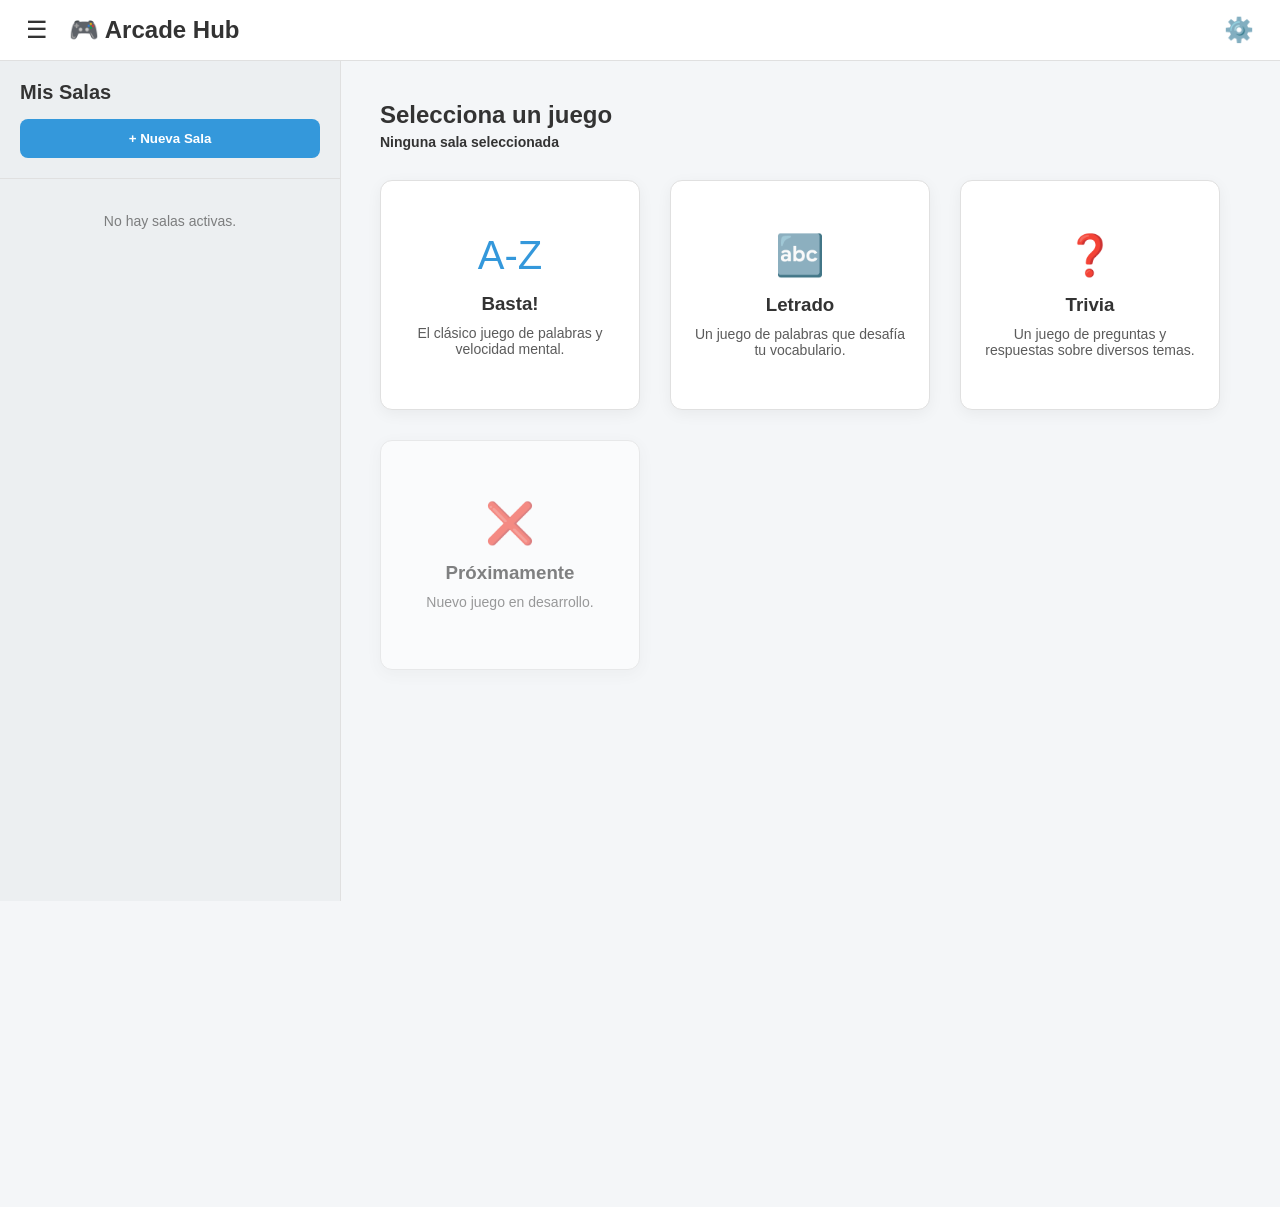
<file: Juegos/Basta/index.html>
<!DOCTYPE html>
<html lang="es">
<head>
    <meta charset="UTF-8">
    <meta name="viewport" content="width=device-width, initial-scale=1.0">
    <title>Basta! - Arcade</title>
    <link rel="stylesheet" href="style.css">
</head>
<body>

    <header class="navbar">
        <div class="nav-izq">
            <a href="../../index.html" class="btn-volver">⬅ Volver al Hub</a>
            <h1 id="tituloSalaJuego">Basta!</h1>
        </div>
        <div class="nav-der">
            <div id="rondaDisplay" class="ronda-badge">Ronda 1 / 3</div>
        </div>
    </header>

    <div class="layout-juego">
        
        <!-- PANEL IZQUIERDO EN PC (ORDER 3 EN CELULAR) -->
        <aside class="panel-jugadores">
            <h2>Orden de Juego</h2>
            <p class="subtitulo">Acierta una letra o usa Pasapalabra.</p>
            <div id="listaJugadoresJuego" class="lista-turnos"></div>
        </aside>

        <!-- PANEL CENTRAL EN PC (ORDER 2 EN CELULAR) -->
        <main class="panel-tablero">
            <div class="ruleta-contenedor" id="ruletaContenedor">
                <svg id="roscoSVG"></svg>
                
                <div id="letrasHTMLContenedor"></div>
                
                <div class="reloj" id="contador" onclick="tocarReloj()">▶</div>
            </div>
        </main>
        
        <!-- PANEL DERECHO EN PC (ORDER 1 EN CELULAR) -->
        <aside class="panel-lateral">
            <div class="btn-lateral btn-categoria" onclick="tirarCategoria()">
                <span>CATEGORÍA</span>
                <div id="textoCategoria">Toca para elegir</div>
            </div>

            <div class="btn-lateral btn-pausa" onclick="alternarPausa()" id="btnPausa">
                <span>CONTROL</span>
                <div>Pausar Juego</div>
            </div>

            <div class="btn-lateral btn-reiniciar" onclick="reiniciarRondaManual()">
                <span>RONDA</span>
                <div>Reiniciar Ronda</div>
            </div>

            <div class="btn-lateral btn-config" onclick="abrirConfigJuego()">
                <span>AJUSTES</span>
                <div>⚙️ Configuración</div>
            </div>
        </aside>

    </div>

    <!-- MODALES Y TOASTS -->
    <div id="toastContainer" class="toast-container"></div>

    <div class="modal-overlay" id="modalConfirm">
        <div class="modal-contenido modal-pequeno">
            <h2 id="confirmTitulo">Atención</h2>
            <p id="confirmMensaje">¿Estás seguro?</p>
            <div class="modal-botones-fila">
                <button class="btn-cancelar" onclick="cerrarConfirmacion()">Cancelar</button>
                <button class="btn-guardar" id="btnConfirmarAccion">Sí, estoy seguro</button>
            </div>
        </div>
    </div>

    <div class="modal-overlay" id="modalConfigJuego">
        <div class="modal-contenido modal-scrollable">
            <div class="modal-header-config">
                <h2>Ajustes de la Partida</h2>
                <div class="opcion-modo-oscuro">
                    <span>🌙</span>
                    <label class="switch">
                        <input type="checkbox" id="checkModoOscuro" onchange="alternarModoOscuro()">
                        <span class="slider round"></span>
                    </label>
                </div>
            </div>
            
            <div class="seccion-form-fila">
                <div class="seccion-form">
                    <label><b>Tiempo (seg):</b></label>
                    <input type="number" id="inputTiempo" min="5" max="60">
                </div>
                <div class="seccion-form">
                    <label><b>Rondas:</b></label>
                    <input type="number" id="inputRondas" min="1" max="99">
                </div>
                <div class="seccion-form">
                    <label><b>Max. Pasapalabras:</b></label>
                    <input type="number" id="inputPasapalabras" min="0" max="10">
                </div>
            </div>

            <div class="seccion-form-fila">
                <div class="seccion-form">
                    <label><b>Forma del Tablero:</b></label>
                    <select id="selectFormaTablero">
                        <option value="disco">Disco (Rosco Continuo)</option>
                        <option value="circulos">Círculos Separados</option>
                        <option value="cuadrado">Cuadrado (Vértices fijos)</option>
                    </select>
                </div>
            </div>

            <div class="seccion-form">
                <label><b>Pasapalabras tras cada ronda:</b></label>
                <select id="selectReglaPasapalabra">
                    <option value="reset">Reiniciar al máximo seteado</option>
                    <option value="add1">Sumar 1 (sin superar el máximo)</option>
                    <option value="none">No sumar (mantener los que quedaron)</option>
                </select>
            </div>

            <div class="seccion-form opcion-checkbox">
                <label><b>Modo Completitud:</b></label>
                <label class="switch">
                    <input type="checkbox" id="checkCompletitud" onchange="toggleTiempoExtra()">
                    <span class="slider round"></span>
                </label>
            </div>
            <div class="seccion-form" id="divTiempoExtra" style="display: none; padding-left: 15px; border-left: 3px solid var(--primary-color);">
                <label><b>Segundos extra por turno (al quedar solo):</b></label>
                <input type="number" id="inputTiempoExtra" min="0" max="60" value="0">
            </div>

            <hr class="divisor">

            <div class="seccion-form">
                <label><b>Letras en juego:</b> <small>(Toca para activar)</small></label>
                <div class="selector-letras-grid" id="gridLetrasConfig"></div>
            </div>

            <div class="seccion-form">
                <label><b>Categorías:</b></label>
                <div class="agregar-categoria-form">
                    <input type="text" id="inputNuevaCat" placeholder="Nueva categoría...">
                    <button class="btn-secundario" onclick="agregarCategoria()">Agregar</button>
                </div>
                <div class="lista-categorias-manager" id="listaCatConfig"></div>
            </div>

            <div class="modal-botones-columna">
                <button class="btn-guardar" onclick="guardarConfigJuego()">Aplicar y seguir jugando</button>
                <button class="btn-peligro" onclick="pedirReinicioCompleto()">Reiniciar TODA la Partida</button>
                <button class="btn-cancelar" onclick="document.getElementById('modalConfigJuego').style.display = 'none'">Cerrar Configuración</button>
            </div>
        </div>
    </div>

    <script src="script.js"></script>
</body>
</html>
</file>
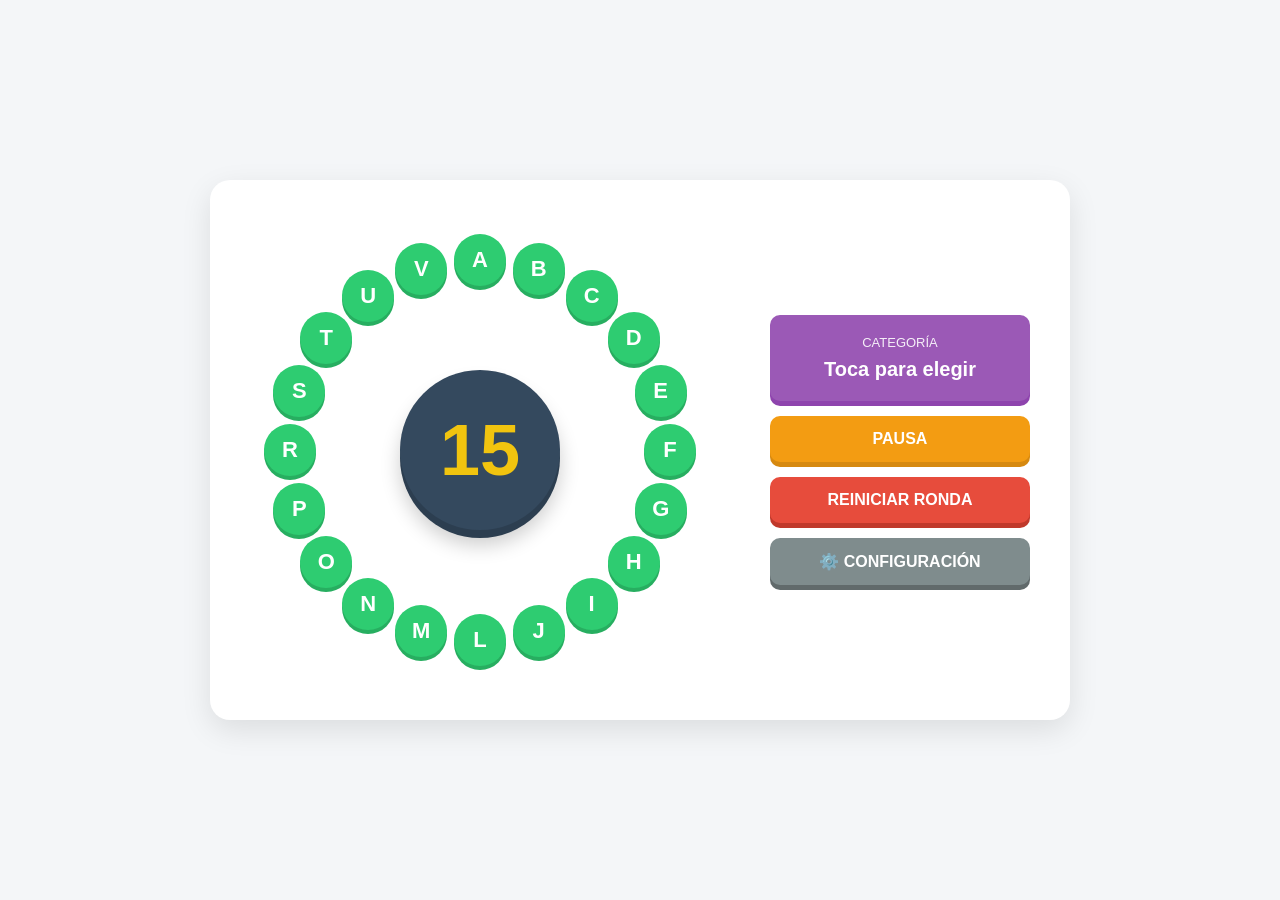
<file: Juegos/Juego5/index.html>
<!DOCTYPE html>
<html lang="es">
<head>
    <meta charset="UTF-8">
    <meta name="viewport" content="width=device-width, initial-scale=1.0">
    <title>Juego Basta - Configurable</title>
    <link rel="stylesheet" href="style.css">
</head>
<body>

    <div class="contenedor-principal">
        <div class="ruleta-contenedor" id="ruletaContenedor">
            <div class="reloj" id="contador" onclick="tocarReloj()">15</div>
        </div>

        <div class="controles">
            <div class="etiqueta-categoria" onclick="tirarCategoria()">
                <span>CATEGORÍA</span>
                <div id="textoCategoria">Toca para elegir</div>
            </div>

            <button class="btn-pausa" id="btnPausa" onclick="alternarPausa()">PAUSA</button>
            <button class="btn-reinicio" onclick="reiniciarTodo()">REINICIAR RONDA</button>
            <button class="btn-config" onclick="abrirModal()">⚙️ CONFIGURACIÓN</button>
        </div>
    </div>

    <div class="modal-overlay" id="modalConfig">
        <div class="modal-contenido">
            <h2>⚙️ Configuración del Juego</h2>
            
            <div class="seccion-config">
                <label for="inputTiempo"><b>Tiempo del temporizador (segundos):</b></label>
                <input type="number" id="inputTiempo" min="5" max="120" value="15">
            </div>

            <div class="seccion-config">
                <p><b>Letras en juego:</b> (Toca para activar/desactivar)</p>
                <div class="selector-letras-grid" id="selectorLetrasGrid"></div>
            </div>

            <div class="seccion-config">
                <p><b>Gestionar Categorías:</b></p>
                <div class="agregar-categoria-form">
                    <input type="text" id="nuevaCategoriaInput" placeholder="Nueva categoría...">
                    <button onclick="agregarNuevaCategoria()">Agregar</button>
                </div>
                <div class="lista-categorias-manager" id="listaCategoriasManager"></div>
            </div>

            <div class="modal-botones">
                <button class="btn-guardar" onclick="guardarConfiguracion()">APLICAR Y CERRAR</button>
            </div>
        </div>
    </div>

    <script src="script.js"></script>
</body>
</html>
</file>
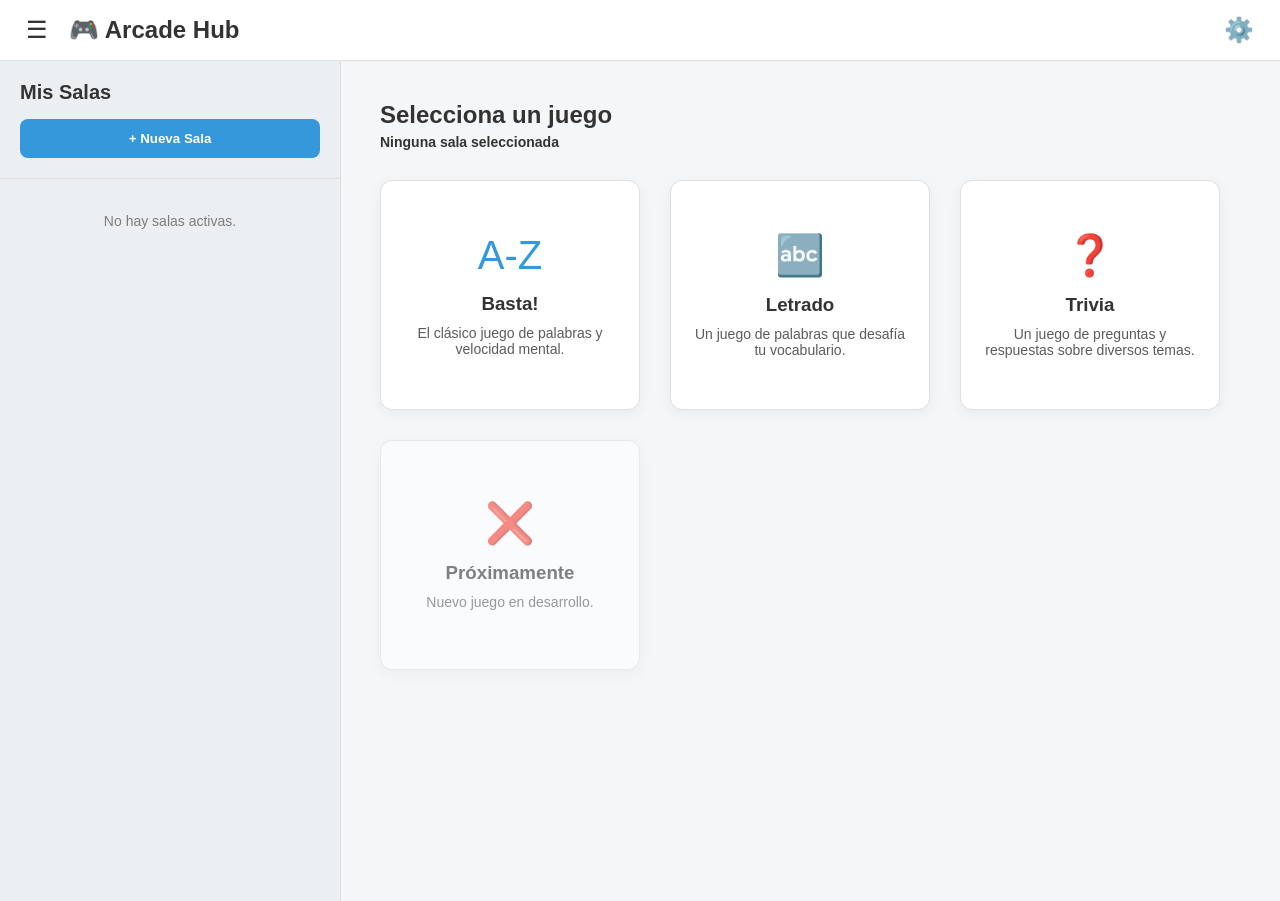
<file: Juegos/Letrado/index.html>
<!DOCTYPE html>
<html lang="es">
<head>
    <meta charset="UTF-8">
    <meta name="viewport" content="width=device-width, initial-scale=1.0">
    <title>Letrado - Arcade</title>
    <link rel="stylesheet" href="style.css">
</head>
<body>

    <header class="navbar">
        <div class="nav-izq">
            <a href="../../index.html" class="btn-volver">⬅ Volver al Hub</a>
            <h1 id="tituloSalaJuego">Letrado</h1>
        </div>
        <div class="nav-der">
            <div id="rondaDisplay" class="ronda-badge">Ronda 1 / 3</div>
        </div>
    </header>

    <div class="layout-juego">
        
        <aside class="panel-jugadores">
            <h2>Orden de Juego</h2>
            <p class="subtitulo">Acierta una palabra con la letra y toca el centro, o usa Pasapalabra.</p>
            <div id="listaJugadoresJuego" class="lista-turnos"></div>
        </aside>

        <main class="panel-tablero">
            <div class="ruleta-contenedor">
                <div id="circuloLetrado" class="circulo-letrado" onclick="tocarCentro()">
                    <div id="estadoInicial" class="estado-inicial">▶</div>
                    
                    <div id="estadoJuego" class="estado-juego" style="display: none;">
                        <div id="timerDisplay" class="timer-letrado">15.00</div>
                        <div id="letraDisplay" class="letra-gigante">A</div>
                    </div>
                </div>
                
                <button id="btnPasapalabraJuego" class="btn-pp-flotante" onclick="usarPasapalabra(event)">
                    ⏭️ Pasapalabra
                </button>
            </div>
        </main>
        
        <aside class="panel-lateral">
            <div class="btn-lateral btn-categoria" onclick="tirarCategoria()">
                <span>CATEGORÍA ACTUAL</span>
                <div id="textoCategoria">Esperando inicio...</div>
            </div>

            <div class="btn-lateral btn-pausa" onclick="alternarPausa()" id="btnPausa">
                <span>CONTROL</span>
                <div>Pausar Juego</div>
            </div>

            <div class="btn-lateral btn-reiniciar" onclick="reiniciarRondaManual()">
                <span>RONDA</span>
                <div>Reiniciar Ronda</div>
            </div>

            <div class="btn-lateral btn-config" onclick="abrirConfigJuego()">
                <span>AJUSTES</span>
                <div>⚙️ Configuración</div>
            </div>
        </aside>

    </div>

    <div id="toastContainer" class="toast-container"></div>

    <div class="modal-overlay" id="modalConfigJuego" style="z-index: 200;">
        <div class="modal-contenido modal-scrollable">
            <div class="modal-header-config">
                <h2>Ajustes de Letrado</h2>
                <div class="opcion-modo-oscuro">
                    <span>🌙</span>
                    <label class="switch">
                        <input type="checkbox" id="checkModoOscuro" onchange="alternarModoOscuro()">
                        <span class="slider round"></span>
                    </label>
                </div>
            </div>
            
            <div class="seccion-form-fila">
                <div class="seccion-form">
                    <label><b>Tiempo (seg):</b></label>
                    <input type="number" id="inputTiempo" min="3" max="60">
                </div>
                <div class="seccion-form">
                    <label><b>Rondas:</b></label>
                    <input type="number" id="inputRondas" min="1" max="99">
                </div>
            </div>

            <div class="seccion-form-fila">
                <div class="seccion-form">
                    <label><b>Max. Pasapalabras:</b></label>
                    <input type="number" id="inputPasapalabras" min="0" max="10">
                </div>
                <div class="seccion-form">
                    <label><b>Apariciones por Letra:</b></label>
                    <input type="number" id="inputOcurrencias" min="1" max="10" title="Cuántas veces puede salir la misma letra">
                </div>
            </div>

            <div class="seccion-form">
                <label><b>Regla Pasapalabras por ronda:</b></label>
                <select id="selectReglaPasapalabra">
                    <option value="reset">Reiniciar al máximo</option>
                    <option value="add1">Sumar 1</option>
                    <option value="none">No sumar (mantener)</option>
                </select>
            </div>

            <hr class="divisor">

            <div class="seccion-form">
                <label><b>Letras en la bolsa:</b> <small>(Toca para activar)</small></label>
                <div class="selector-letras-grid" id="gridLetrasConfig"></div>
            </div>

            <div class="seccion-form">
                <label><b>Categorías:</b></label>
                <div class="agregar-categoria-form">
                    <input type="text" id="inputNuevaCat" placeholder="Nueva categoría...">
                    <button class="btn-secundario" onclick="agregarCategoria()">Agregar</button>
                </div>
                <div class="lista-categorias-manager" id="listaCatConfig"></div>
            </div>

            <div class="modal-botones-columna">
                <button class="btn-guardar" onclick="guardarConfigJuego()">Aplicar y seguir jugando</button>
                <button class="btn-peligro" onclick="pedirReinicioCompleto()">Reiniciar TODA la Partida</button>
                <button class="btn-cancelar" onclick="document.getElementById('modalConfigJuego').style.display = 'none'">Cerrar</button>
            </div>
        </div>
    </div>

    <div class="modal-overlay" id="modalConfirm" style="z-index: 300;">
        <div class="modal-contenido modal-pequeno">
            <h2 id="confirmTitulo">Atención</h2>
            <p id="confirmMensaje">¿Estás seguro?</p>
            <div class="modal-botones-fila">
                <button class="btn-cancelar" onclick="cerrarConfirmacion()">Cancelar</button>
                <button class="btn-guardar" id="btnConfirmarAccion">Sí, seguro</button>
            </div>
        </div>
    </div>

    <div class="modal-overlay" id="modalResultado" style="z-index: 400;">
        <div class="modal-contenido modal-pequeno" style="text-align: center;">
            <div id="iconoResultado" style="font-size: 65px; margin-bottom: 10px;">🏆</div>
            <h2 id="tituloResultado">¡Ronda Superada!</h2>
            <p id="mensajeResultado" style="font-size: 16px; margin-bottom: 25px;">Mensaje genérico</p>
            <div class="modal-botones-columna">
                <button class="btn-guardar" id="btnContinuarResultado" style="padding: 15px; font-size: 18px;">Continuar</button>
            </div>
        </div>
    </div>

    <script src="script.js"></script>
</body>
</html>
</file>
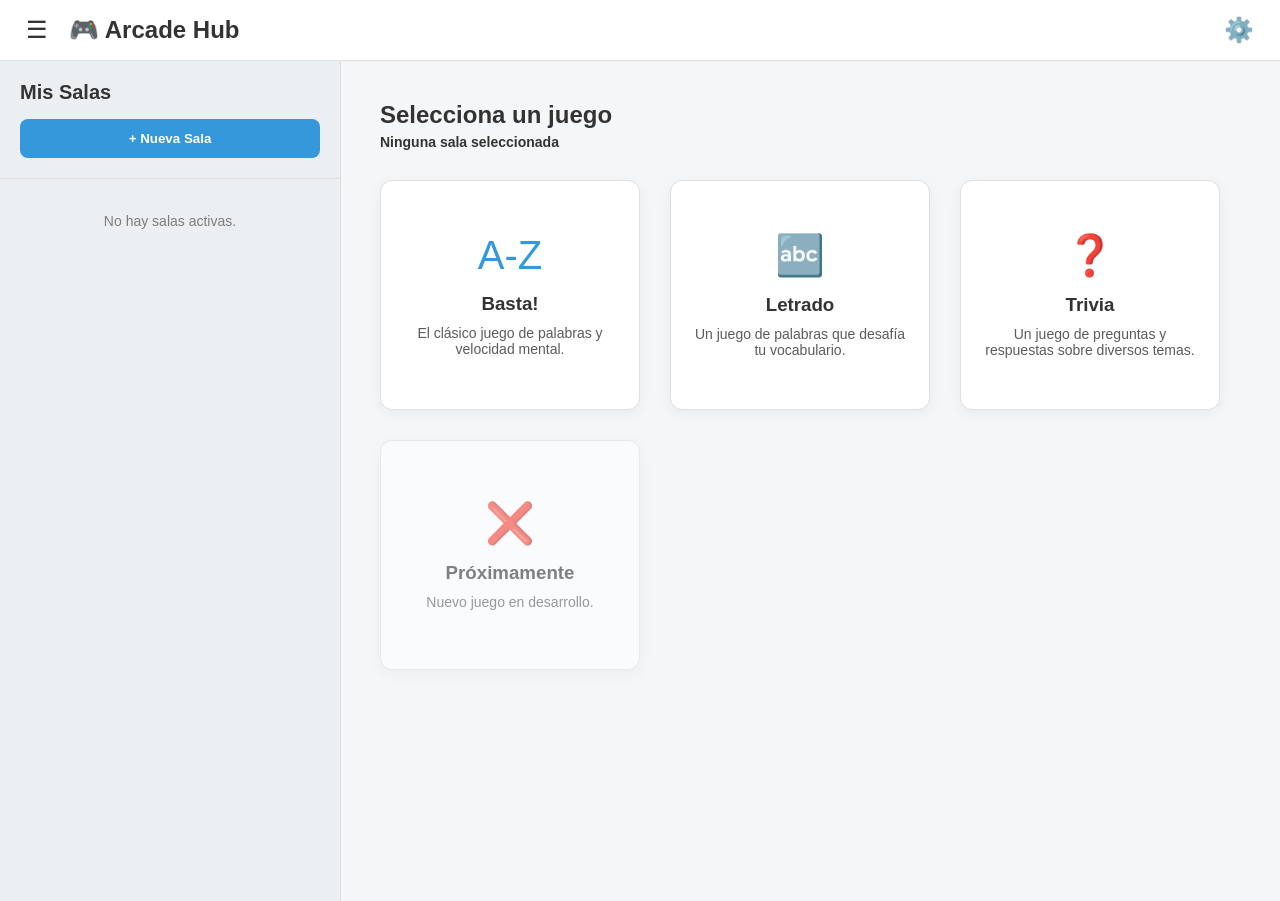
<file: Juegos/Trivia/index.html>
<!DOCTYPE html>
<html lang="es">
<head>
    <meta charset="UTF-8">
    <meta name="viewport" content="width=device-width, initial-scale=1.0">
    <title>Mente Maestra - Arcade</title>
    <link rel="stylesheet" href="style.css">
</head>
<body>

    <header class="navbar">
        <div class="nav-izq">
            <a href="../../index.html" class="btn-volver">⬅ Volver al Hub</a>
            <h1 id="tituloSalaJuego">Mente Maestra</h1>
        </div>
        <div class="nav-der">
            <div id="rondaDisplay" class="ronda-badge" style="display:none;">Ronda 1 / 3</div>
        </div>
    </header>

    <div class="layout-juego">
        
        <div id="pantallaSetup" class="pantalla-centrada">
            <div class="setup-caja">
                <h2>División de Equipos</h2>
                <p class="subtitulo">Configurá los grupos de forma aleatoria o manual.</p>
                
                <div class="seccion-form">
                    <label><b>Cantidad de Equipos:</b></label>
                    <input type="number" id="inputNumEquipos" min="2" max="4" value="2" onchange="limpiarPreviaAlCambiar()">
                </div>
                
                <div class="botones-setup-fila">
                    <button class="btn-setup-opcion btn-primario" onclick="generarEquiposAleatorios()">🎲 Aleatorio</button>
                    <button class="btn-setup-opcion btn-secundario-crear" onclick="prepararAsignacionManual()">👥 Manual</button>
                </div>

                <div id="contenedorAsignacion" style="margin-top: 15px;"></div>
                
                <div id="vistaPreviaEquipos" class="grid-equipos"></div>

                <button id="btnIrTablero" class="btn-gigante btn-exito" style="display:none; margin-top: 25px;" onclick="irAlTablero()">
                    Ir a la Mesa de Juego ➔
                </button>
            </div>
        </div>

        <div id="pantallaJuego" class="pantalla-juego" style="display:none;">
            
            <aside class="panel-equipos" id="panelEquiposDOM">
                <h2>Puntajes</h2>
                </aside>

            <main class="panel-tablero">
                <div class="caja-trivia">
                    
                    <div id="estadoInicialTrivia" style="display: flex; flex-direction: column; align-items: center; justify-content: center; height: 100%; min-height: 350px;">
                        <h2 style="font-size: 32px; margin-bottom: 10px;">Todo listo</h2>
                        <p style="color: #7f8c8d; margin-bottom: 30px;">Ajustá las reglas en el panel lateral o empezá a jugar.</p>
                        <button class="btn-gigante btn-primario" style="width: 250px; padding: 20px; font-size: 24px;" onclick="iniciarTrivia()">
                            ▶ Comenzar
                        </button>
                    </div>

                    <div id="estadoActivoTrivia" style="display: none;">
                        <div id="etiquetaTematica" class="badge-tematica">TEMÁTICA</div>
                        
                        <div id="turnoAnuncio" class="anuncio-turno">
                            Es el turno del <span id="nombreEquipoTurno">Equipo 1</span>
                        </div>

                        <div id="textoPregunta" class="texto-pregunta">
                            ¿Pregunta de prueba?
                        </div>

                        <div id="relojTrivia" class="reloj-gigante" onclick="forzarRespuesta()">
                            30
                        </div>
                        <p class="ayuda-click" id="ayudaClick">(Toca el reloj cuando respondan)</p>

                        <div id="zonaValidacion" class="zona-validacion" style="display:none;">
                            <div class="texto-respuesta">
                                <span>Respuesta correcta:</span>
                                <h3 id="textoRespuestaCorrecta">La respuesta</h3>
                            </div>
                            <div id="controlesValidacion" style="display:none;">
                                <p class="pregunta-moderador">¿Respondieron correctamente?</p>
                                <div class="botones-validacion">
                                    <button class="btn-val-rojo" onclick="calificarRespuesta(false)">✖ Incorrecto</button>
                                    <button class="btn-val-verde" onclick="calificarRespuesta(true)">✔ Correcto (+100)</button>
                                </div>
                            </div>
                        </div>
                    </div>

                </div>
            </main>

            <aside class="panel-lateral">
                <div class="btn-lateral btn-categoria">
                    <span>TEMÁTICA ACTUAL</span>
                    <div id="textoCategoriaLateral">Esperando...</div>
                </div>

                <div class="btn-lateral btn-pausa" onclick="alternarPausa()" id="btnPausa">
                    <span>CONTROL</span>
                    <div>Pausar Juego</div>
                </div>

                <div class="btn-lateral btn-reiniciar" onclick="reiniciarRondaManual()">
                    <span>RONDA</span>
                    <div>Reiniciar Ronda</div>
                </div>

                <div class="btn-lateral btn-config" onclick="abrirConfigJuego()">
                    <span>AJUSTES</span>
                    <div>⚙️ Configuración</div>
                </div>
            </aside>

        </div>
    </div>

    <div class="modal-overlay" id="modalConfigJuego" style="z-index: 200;">
        <div class="modal-contenido modal-scrollable">
            <div class="modal-header-config">
                <h2>Ajustes de Mente Maestra</h2>
            </div>
            
            <div class="seccion-form">
                <label><b>Cantidad de Rondas:</b></label>
                <input type="number" id="inputRondas" min="1" max="20">
            </div>

            <div class="seccion-form">
                <label><b>Mecánicas Especiales:</b></label>
                <button id="btnModoRobo" class="btn-modo-robo" onclick="alternarModoRoboPlaceholder()">
                    💥 Modo Robo: Deshabilitado (Próximamente)
                </button>
            </div>

            <hr class="divisor">

            <div class="seccion-form">
                <label><b>Temáticas activas en la bolsa:</b> <small>(Toca para activar/desactivar)</small></label>
                <div class="selector-letras-grid" id="gridTematicasConfig"></div>
            </div>

            <div class="modal-botones-columna">
                <button class="btn-guardar" onclick="guardarConfigJuego()">Aplicar Ajustes</button>
                <button class="btn-peligro" onclick="pedirReinicioCompleto()">Reiniciar TODA la Partida</button>
                <button class="btn-cancelar" onclick="document.getElementById('modalConfigJuego').style.display = 'none'">Cerrar</button>
            </div>
        </div>
    </div>

    <div class="modal-overlay" id="modalConfirm" style="z-index: 300;">
        <div class="modal-contenido modal-pequeno">
            <h2 id="confirmTitulo">Atención</h2>
            <p id="confirmMensaje">¿Estás seguro?</p>
            <div class="modal-botones-fila">
                <button class="btn-cancelar" onclick="cerrarConfirmacion()">Cancelar</button>
                <button class="btn-guardar" id="btnConfirmarAccion">Sí, seguro</button>
            </div>
        </div>
    </div>

    <div class="modal-overlay" id="modalResultado" style="z-index: 400;">
        <div class="modal-contenido modal-pequeno" style="text-align: center;">
            <div id="iconoResultado" style="font-size: 65px; margin-bottom: 10px;">🏆</div>
            <h2 id="tituloResultado">¡Fin de Trivia!</h2>
            <p id="mensajeResultado" style="font-size: 16px; margin-bottom: 25px;">Mensaje genérico</p>
            <div class="modal-botones-columna">
                <button class="btn-guardar" id="btnContinuarResultado" style="padding: 15px; font-size: 18px;">Finalizar</button>
            </div>
        </div>
    </div>

    <div id="toastContainer" class="toast-container"></div>

    <script src="script.js"></script>
</body>
</html>
</file>
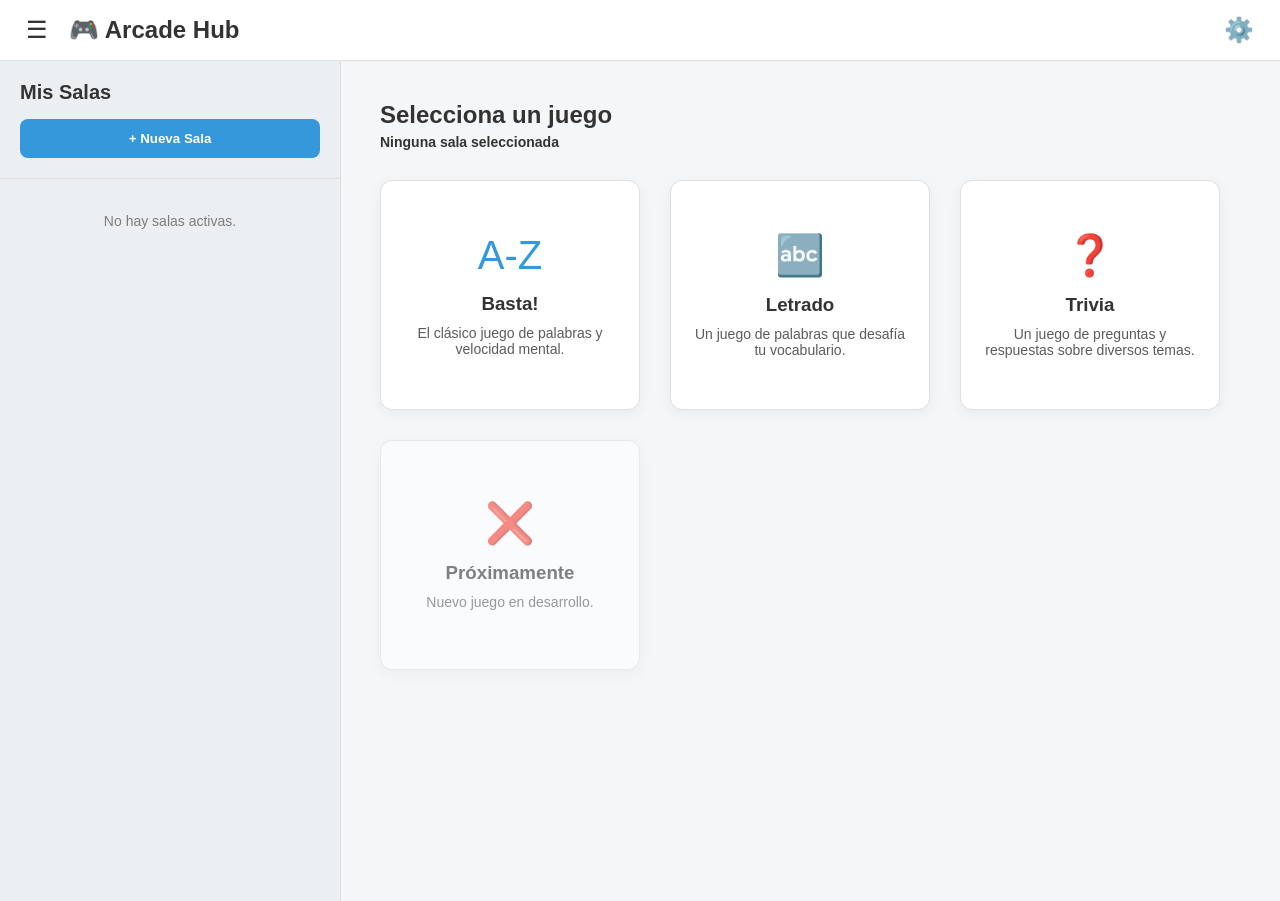
<file: src/frontend/index.html>
<!DOCTYPE html>
<html lang="es">
<head>
    <meta charset="UTF-8">
    <meta name="viewport" content="width=device-width, initial-scale=1.0">
    <title>Arcade Hub</title>
    <link rel="stylesheet" href="style.css">
</head>
<body>

    <header class="navbar">
        <div class="nav-izq">
            <button id="btnToggleSala" class="btn-icon">☰</button>
            <h1>🎮 Arcade Hub</h1>
        </div>
        <div class="nav-der">
            <button id="btnSettings" class="btn-icon" onclick="abrirModalConfig()">⚙️</button>
        </div>
    </header>

    <div class="layout-principal">
        
        <aside class="sidebar-sala" id="sidebarSala">
            <div class="sidebar-header">
                <h2>Mis Salas</h2>
                <button class="btn-crear-sala" onclick="abrirModalSala()">+ Nueva Sala</button>
            </div>
            <div id="contenedorSalas" class="contenedor-salas"></div>
        </aside>

        <main class="contenido-juegos">
            <div class="header-juegos">
                <h2>Selecciona un juego</h2>
                <p id="textoSalaActiva" class="texto-sala-activa">Ninguna sala seleccionada</p>
            </div>
            <div class="grid-juegos">
                
                <a href="./Juegos/Basta/index.html" class="tarjeta-juego">
                    <div class="juego-icono">A-Z</div>
                    <h3>Basta!</h3>
                    <p>El clásico juego de palabras y velocidad mental.</p>
                </a>

                <a href="./Juegos/Letrado/index.html" class="tarjeta-juego">
                    <div class="juego-icono">🔤</div>
                    <h3>Letrado</h3>
                    <p>Un juego de palabras que desafía tu vocabulario.</p>
                </a>

                <a href="./Juegos/Trivia/index.html" class="tarjeta-juego">
                    <div class="juego-icono">❓</div>
                    <h3>Trivia</h3>
                    <p>Un juego de preguntas y respuestas sobre diversos temas.</p>
                </a>

                <div class="tarjeta-juego proximo">
                    <div class="juego-icono">❌</div>
                    <h3>Próximamente</h3>
                    <p>Nuevo juego en desarrollo.</p>
                </div>

            </div>
        </main>
    </div>

    <div class="modal-overlay" id="modalSala">
        <div class="modal-contenido">
            <h2 id="tituloModalSala">Crear Nueva Sala</h2>
            
            <div class="seccion-form">
                <label><b>Nombre y Color de la Sala:</b></label>
                <input type="text" id="inputNombreSala" placeholder="Ej: Torneo de fin de semana">
                <div class="paleta-container" id="paletaSala"></div>
                <input type="hidden" id="inputColorSala">
            </div>

            <div class="seccion-form">
                <label><b>Agregar Jugadores:</b></label>
                <div class="input-con-boton">
                    <input type="text" id="inputNombreJugador" placeholder="Nombre" onkeypress="manejarEnterJugador(event)">
                    <button class="btn-secundario" onclick="agregarJugadorTemporal()">Añadir</button>
                </div>
                <div class="paleta-container" id="paletaJugador"></div>
                <input type="hidden" id="inputColorJugador">
                
                <ul id="listaJugadoresTemp" class="lista-temp"></ul>
            </div>

            <div class="modal-botones">
                <button class="btn-cancelar" onclick="cerrarModalSala()">Cancelar</button>
                <button class="btn-guardar" id="btnGuardarSala" onclick="guardarSala()">Crear Sala</button>
            </div>
        </div>
    </div>

    <div class="modal-overlay" id="modalConfigGlobal">
        <div class="modal-contenido modal-settings">
            <h2>⚙️ Ajustes Generales</h2>
            
            <div class="seccion-settings cuenta-banner">
                <div class="avatar-invitado">👤</div>
                <div class="info-cuenta">
                    <h3>Invitado</h3>
                    <p>Iniciá sesión para guardar en la nube</p>
                </div>
                <button class="btn-login" onclick="alert('Próximamente: Autenticación')">Iniciar Sesión</button>
            </div>

            <div class="seccion-settings">
                <div class="opcion-ajuste">
                    <label><b>Modo Oscuro</b></label>
                    <label class="switch">
                        <input type="checkbox" id="toggleModoOscuro" onchange="alternarModoOscuro()">
                        <span class="slider round"></span>
                    </label>
                </div>
                
                <div class="opcion-ajuste-columna">
                    <label><b>Volumen Principal:</b> <span id="valorVolumen">50%</span></label>
                    <input type="range" id="inputVolumen" min="0" max="100" value="50" oninput="cambiarVolumen()">
                </div>

                <div class="opcion-ajuste-columna">
                    <label><b>Idioma:</b></label>
                    <select id="selectIdioma" onchange="cambiarIdioma()">
                        <option value="es">Español</option>
                        <option value="en">English</option>
                        <option value="pt">Português</option>
                    </select>
                </div>
            </div>

            <div class="modal-botones">
                <button class="btn-guardar" style="width: 100%;" onclick="cerrarModalConfig()">Cerrar</button>
            </div>
        </div>
    </div>

    <script src="script.js"></script>
</body>
</html>
</file>
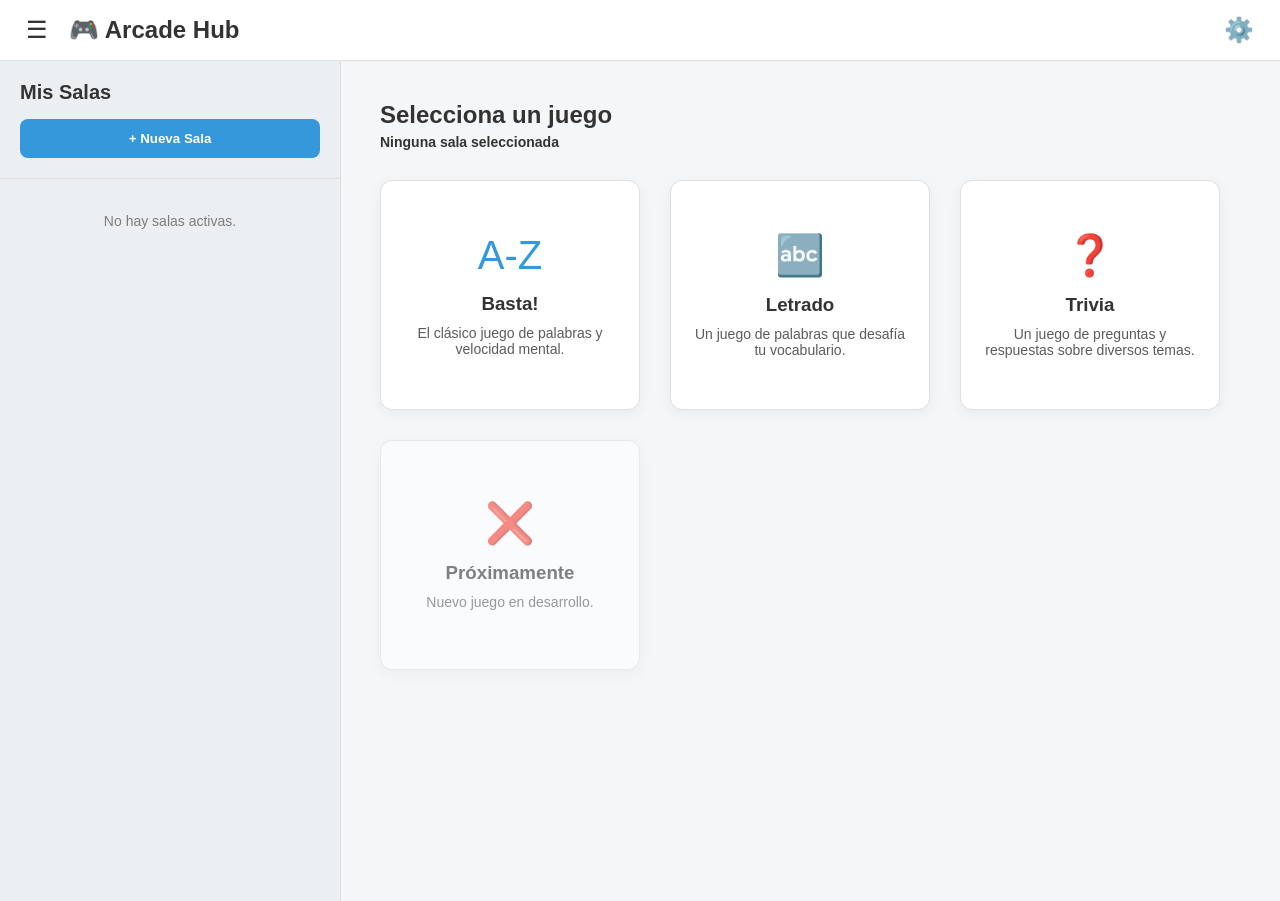
<file: src/frontend/Juegos/Basta/index.html>
<!DOCTYPE html>
<html lang="es">
<head>
    <meta charset="UTF-8">
    <meta name="viewport" content="width=device-width, initial-scale=1.0">
    <title>Basta! - Arcade</title>
    <link rel="stylesheet" href="style.css">
</head>
<body>

    <header class="navbar">
        <div class="nav-izq">
            <a href="../../index.html" class="btn-volver">⬅ Volver al Hub</a>
            <h1 id="tituloSalaJuego">Basta!</h1>
        </div>
        <div class="nav-der">
            <div id="rondaDisplay" class="ronda-badge">Ronda 1 / 3</div>
        </div>
    </header>

    <div class="layout-juego">
        
        <!-- PANEL IZQUIERDO EN PC (ORDER 3 EN CELULAR) -->
        <aside class="panel-jugadores">
            <h2>Orden de Juego</h2>
            <p class="subtitulo">Acierta una letra o usa Pasapalabra.</p>
            <div id="listaJugadoresJuego" class="lista-turnos"></div>
        </aside>

        <!-- PANEL CENTRAL EN PC (ORDER 2 EN CELULAR) -->
        <main class="panel-tablero">
            <div class="ruleta-contenedor" id="ruletaContenedor">
                <svg id="roscoSVG"></svg>
                
                <div id="letrasHTMLContenedor"></div>
                
                <div class="reloj" id="contador" onclick="tocarReloj()">▶</div>
            </div>
        </main>
        
        <!-- PANEL DERECHO EN PC (ORDER 1 EN CELULAR) -->
        <aside class="panel-lateral">
            <div class="btn-lateral btn-categoria" onclick="tirarCategoria()">
                <span>CATEGORÍA</span>
                <div id="textoCategoria">Toca para elegir</div>
            </div>

            <div class="btn-lateral btn-pausa" onclick="alternarPausa()" id="btnPausa">
                <span>CONTROL</span>
                <div>Pausar Juego</div>
            </div>

            <div class="btn-lateral btn-reiniciar" onclick="reiniciarRondaManual()">
                <span>RONDA</span>
                <div>Reiniciar Ronda</div>
            </div>

            <div class="btn-lateral btn-config" onclick="abrirConfigJuego()">
                <span>AJUSTES</span>
                <div>⚙️ Configuración</div>
            </div>
        </aside>

    </div>

    <!-- MODALES Y TOASTS -->
    <div id="toastContainer" class="toast-container"></div>

    <div class="modal-overlay" id="modalConfirm">
        <div class="modal-contenido modal-pequeno">
            <h2 id="confirmTitulo">Atención</h2>
            <p id="confirmMensaje">¿Estás seguro?</p>
            <div class="modal-botones-fila">
                <button class="btn-cancelar" onclick="cerrarConfirmacion()">Cancelar</button>
                <button class="btn-guardar" id="btnConfirmarAccion">Sí, estoy seguro</button>
            </div>
        </div>
    </div>

    <div class="modal-overlay" id="modalConfigJuego">
        <div class="modal-contenido modal-scrollable">
            <div class="modal-header-config">
                <h2>Ajustes de la Partida</h2>
                <div class="opcion-modo-oscuro">
                    <span>🌙</span>
                    <label class="switch">
                        <input type="checkbox" id="checkModoOscuro" onchange="alternarModoOscuro()">
                        <span class="slider round"></span>
                    </label>
                </div>
            </div>
            
            <div class="seccion-form-fila">
                <div class="seccion-form">
                    <label><b>Tiempo (seg):</b></label>
                    <input type="number" id="inputTiempo" min="5" max="60">
                </div>
                <div class="seccion-form">
                    <label><b>Rondas:</b></label>
                    <input type="number" id="inputRondas" min="1" max="99">
                </div>
                <div class="seccion-form">
                    <label><b>Max. Pasapalabras:</b></label>
                    <input type="number" id="inputPasapalabras" min="0" max="10">
                </div>
            </div>

            <div class="seccion-form-fila">
                <div class="seccion-form">
                    <label><b>Forma del Tablero:</b></label>
                    <select id="selectFormaTablero">
                        <option value="disco">Disco (Rosco Continuo)</option>
                        <option value="circulos">Círculos Separados</option>
                        <option value="cuadrado">Cuadrado (Vértices fijos)</option>
                    </select>
                </div>
            </div>

            <div class="seccion-form">
                <label><b>Pasapalabras tras cada ronda:</b></label>
                <select id="selectReglaPasapalabra">
                    <option value="reset">Reiniciar al máximo seteado</option>
                    <option value="add1">Sumar 1 (sin superar el máximo)</option>
                    <option value="none">No sumar (mantener los que quedaron)</option>
                </select>
            </div>

            <div class="seccion-form opcion-checkbox">
                <label><b>Modo Completitud:</b></label>
                <label class="switch">
                    <input type="checkbox" id="checkCompletitud" onchange="toggleTiempoExtra()">
                    <span class="slider round"></span>
                </label>
            </div>
            <div class="seccion-form" id="divTiempoExtra" style="display: none; padding-left: 15px; border-left: 3px solid var(--primary-color);">
                <label><b>Segundos extra por turno (al quedar solo):</b></label>
                <input type="number" id="inputTiempoExtra" min="0" max="60" value="0">
            </div>

            <hr class="divisor">

            <div class="seccion-form">
                <label><b>Letras en juego:</b> <small>(Toca para activar)</small></label>
                <div class="selector-letras-grid" id="gridLetrasConfig"></div>
            </div>

            <div class="seccion-form">
                <label><b>Categorías:</b></label>
                <div class="agregar-categoria-form">
                    <input type="text" id="inputNuevaCat" placeholder="Nueva categoría...">
                    <button class="btn-secundario" onclick="agregarCategoria()">Agregar</button>
                </div>
                <div class="lista-categorias-manager" id="listaCatConfig"></div>
            </div>

            <div class="modal-botones-columna">
                <button class="btn-guardar" onclick="guardarConfigJuego()">Aplicar y seguir jugando</button>
                <button class="btn-peligro" onclick="pedirReinicioCompleto()">Reiniciar TODA la Partida</button>
                <button class="btn-cancelar" onclick="document.getElementById('modalConfigJuego').style.display = 'none'">Cerrar Configuración</button>
            </div>
        </div>
    </div>

    <!-- Modal de Reglas -->
    <div class="modal-overlay" id="modalReglas">
        <div class="modal-contenido modal-reglas">
            <h2 id="tituloReglas">📜 Reglas del Juego</h2>
            <div id="contenidoReglas" class="contenido-reglas"></div>
            <div class="modal-botones">
                <button class="btn-guardar" onclick="cerrarReglas()">Entendido, Jugar</button>
                <label class="checkbox-recordar">
                    <input type="checkbox" id="checkNoMostrarReglas">
                    No volver a mostrar
                </label>
            </div>
        </div>
    </div>

    <script src="script.js"></script>
</body>
</html>
</file>
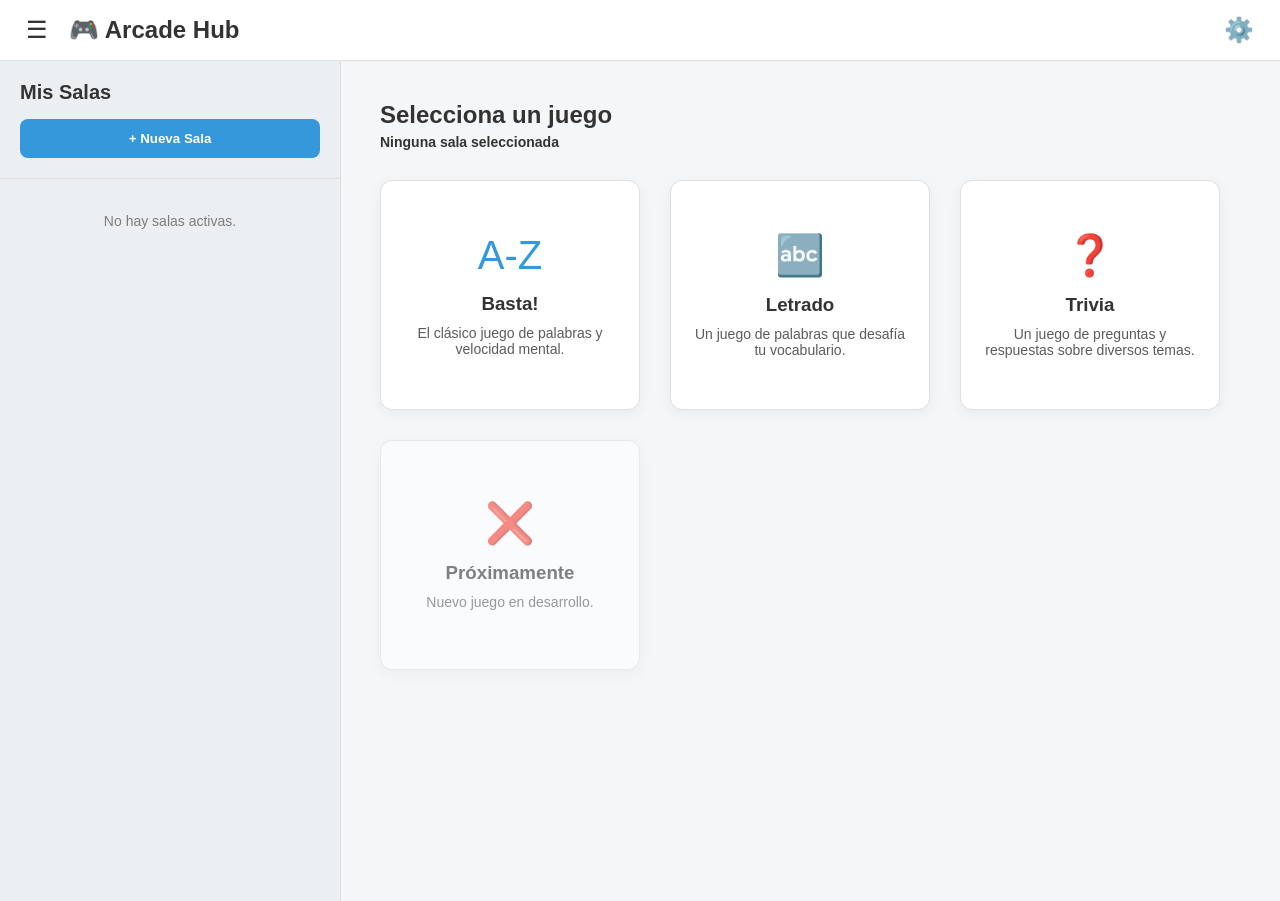
<file: src/frontend/Juegos/Letrado/index.html>
<!DOCTYPE html>
<html lang="es">
<head>
    <meta charset="UTF-8">
    <meta name="viewport" content="width=device-width, initial-scale=1.0">
    <title>Letrado - Arcade</title>
    <link rel="stylesheet" href="style.css">
</head>
<body>

    <header class="navbar">
        <div class="nav-izq">
            <a href="../../index.html" class="btn-volver">⬅ Volver al Hub</a>
            <h1 id="tituloSalaJuego">Letrado</h1>
        </div>
        <div class="nav-der">
            <div id="rondaDisplay" class="ronda-badge">Ronda 1 / 3</div>
        </div>
    </header>

    <div class="layout-juego">
        
        <aside class="panel-jugadores">
            <h2>Orden de Juego</h2>
            <p class="subtitulo">Acierta una palabra con la letra y toca el centro, o usa Pasapalabra.</p>
            <div id="listaJugadoresJuego" class="lista-turnos"></div>
        </aside>

        <main class="panel-tablero">
            <div class="ruleta-contenedor">
                <div id="circuloLetrado" class="circulo-letrado" onclick="tocarCentro()">
                    <div id="estadoInicial" class="estado-inicial">▶</div>
                    
                    <div id="estadoJuego" class="estado-juego" style="display: none;">
                        <div id="timerDisplay" class="timer-letrado">15.00</div>
                        <div id="letraDisplay" class="letra-gigante">A</div>
                    </div>
                </div>
                
                <button id="btnPasapalabraJuego" class="btn-pp-flotante" onclick="usarPasapalabra(event)">
                    ⏭️ Pasapalabra
                </button>
            </div>
        </main>
        
        <aside class="panel-lateral">
            <div class="btn-lateral btn-categoria" onclick="tirarCategoria()">
                <span>CATEGORÍA ACTUAL</span>
                <div id="textoCategoria">Esperando inicio...</div>
            </div>

            <div class="btn-lateral btn-pausa" onclick="alternarPausa()" id="btnPausa">
                <span>CONTROL</span>
                <div>Pausar Juego</div>
            </div>

            <div class="btn-lateral btn-reiniciar" onclick="reiniciarRondaManual()">
                <span>RONDA</span>
                <div>Reiniciar Ronda</div>
            </div>

            <div class="btn-lateral btn-config" onclick="abrirConfigJuego()">
                <span>AJUSTES</span>
                <div>⚙️ Configuración</div>
            </div>
        </aside>

    </div>

    <div id="toastContainer" class="toast-container"></div>

    <div class="modal-overlay" id="modalConfigJuego" style="z-index: 200;">
        <div class="modal-contenido modal-scrollable">
            <div class="modal-header-config">
                <h2>Ajustes de Letrado</h2>
                <div class="opcion-modo-oscuro">
                    <span>🌙</span>
                    <label class="switch">
                        <input type="checkbox" id="checkModoOscuro" onchange="alternarModoOscuro()">
                        <span class="slider round"></span>
                    </label>
                </div>
            </div>
            
            <div class="seccion-form-fila">
                <div class="seccion-form">
                    <label><b>Tiempo (seg):</b></label>
                    <input type="number" id="inputTiempo" min="3" max="60">
                </div>
                <div class="seccion-form">
                    <label><b>Rondas:</b></label>
                    <input type="number" id="inputRondas" min="1" max="99">
                </div>
            </div>

            <div class="seccion-form-fila">
                <div class="seccion-form">
                    <label><b>Max. Pasapalabras:</b></label>
                    <input type="number" id="inputPasapalabras" min="0" max="10">
                </div>
                <div class="seccion-form">
                    <label><b>Apariciones por Letra:</b></label>
                    <input type="number" id="inputOcurrencias" min="1" max="10" title="Cuántas veces puede salir la misma letra">
                </div>
            </div>

            <div class="seccion-form">
                <label><b>Regla Pasapalabras por ronda:</b></label>
                <select id="selectReglaPasapalabra">
                    <option value="reset">Reiniciar al máximo</option>
                    <option value="add1">Sumar 1</option>
                    <option value="none">No sumar (mantener)</option>
                </select>
            </div>

            <hr class="divisor">

            <div class="seccion-form">
                <label><b>Letras en la bolsa:</b> <small>(Toca para activar)</small></label>
                <div class="selector-letras-grid" id="gridLetrasConfig"></div>
            </div>

            <div class="seccion-form">
                <label><b>Categorías:</b></label>
                <div class="agregar-categoria-form">
                    <input type="text" id="inputNuevaCat" placeholder="Nueva categoría...">
                    <button class="btn-secundario" onclick="agregarCategoria()">Agregar</button>
                </div>
                <div class="lista-categorias-manager" id="listaCatConfig"></div>
            </div>

            <div class="modal-botones-columna">
                <button class="btn-guardar" onclick="guardarConfigJuego()">Aplicar y seguir jugando</button>
                <button class="btn-peligro" onclick="pedirReinicioCompleto()">Reiniciar TODA la Partida</button>
                <button class="btn-cancelar" onclick="document.getElementById('modalConfigJuego').style.display = 'none'">Cerrar</button>
            </div>
        </div>
    </div>

    <div class="modal-overlay" id="modalConfirm" style="z-index: 300;">
        <div class="modal-contenido modal-pequeno">
            <h2 id="confirmTitulo">Atención</h2>
            <p id="confirmMensaje">¿Estás seguro?</p>
            <div class="modal-botones-fila">
                <button class="btn-cancelar" onclick="cerrarConfirmacion()">Cancelar</button>
                <button class="btn-guardar" id="btnConfirmarAccion">Sí, seguro</button>
            </div>
        </div>
    </div>

    <div class="modal-overlay" id="modalResultado" style="z-index: 400;">
        <div class="modal-contenido modal-pequeno" style="text-align: center;">
            <div id="iconoResultado" style="font-size: 65px; margin-bottom: 10px;">🏆</div>
            <h2 id="tituloResultado">¡Ronda Superada!</h2>
            <p id="mensajeResultado" style="font-size: 16px; margin-bottom: 25px;">Mensaje genérico</p>
            <div class="modal-botones-columna">
                <button class="btn-guardar" id="btnContinuarResultado" style="padding: 15px; font-size: 18px;">Continuar</button>
            </div>
        </div>
    </div>

    <!-- Modal de Reglas -->
    <div class="modal-overlay" id="modalReglas">
        <div class="modal-contenido modal-reglas">
            <h2 id="tituloReglas">📜 Reglas del Juego</h2>
            <div id="contenidoReglas" class="contenido-reglas"></div>
            <div class="modal-botones">
                <button class="btn-guardar" onclick="cerrarReglas()">Entendido, Jugar</button>
                <label class="checkbox-recordar">
                    <input type="checkbox" id="checkNoMostrarReglas">
                    No volver a mostrar
                </label>
            </div>
        </div>
    </div>

    <script src="script.js"></script>
</body>
</html>
</file>
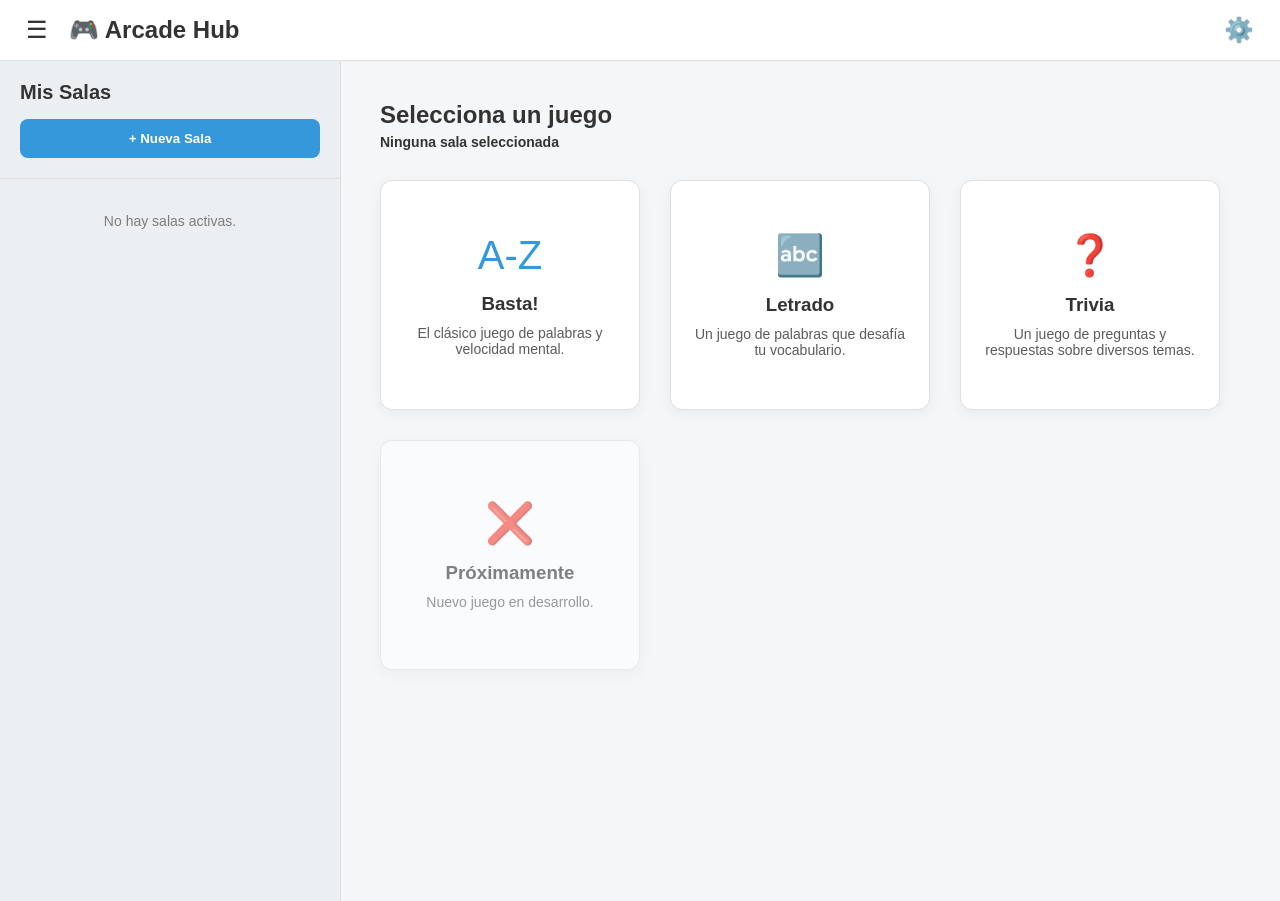
<file: src/frontend/Juegos/Trivia/index.html>
<!DOCTYPE html>
<html lang="es">
<head>
    <meta charset="UTF-8">
    <meta name="viewport" content="width=device-width, initial-scale=1.0">
    <title>Mente Maestra - Arcade</title>
    <link rel="stylesheet" href="style.css">
</head>
<body>

    <header class="navbar">
        <div class="nav-izq">
            <a href="../../index.html" class="btn-volver">⬅ Volver al Hub</a>
            <h1 id="tituloSalaJuego">Mente Maestra</h1>
        </div>
        <div class="nav-der">
            <div id="rondaDisplay" class="ronda-badge" style="display:none;">Ronda 1 / 3</div>
        </div>
    </header>

    <div class="layout-juego">
        
        <div id="pantallaSetup" class="pantalla-centrada">
            <div class="setup-caja">
                <h2>División de Equipos</h2>
                <p class="subtitulo">Configurá los grupos de forma aleatoria o manual.</p>
                
                <div class="seccion-form">
                    <label><b>Cantidad de Equipos:</b></label>
                    <input type="number" id="inputNumEquipos" min="2" max="4" value="2" onchange="limpiarPreviaAlCambiar()">
                </div>
                
                <div class="botones-setup-fila">
                    <button class="btn-setup-opcion btn-primario" onclick="generarEquiposAleatorios()">🎲 Aleatorio</button>
                    <button class="btn-setup-opcion btn-secundario-crear" onclick="prepararAsignacionManual()">👥 Manual</button>
                </div>

                <div id="contenedorAsignacion" style="margin-top: 15px;"></div>
                
                <div id="vistaPreviaEquipos" class="grid-equipos"></div>

                <button id="btnIrTablero" class="btn-gigante btn-exito" style="display:none; margin-top: 25px;" onclick="irAlTablero()">
                    Ir a la Mesa de Juego ➔
                </button>
            </div>
        </div>

        <div id="pantallaJuego" class="pantalla-juego" style="display:none;">
            
            <aside class="panel-equipos" id="panelEquiposDOM">
                <h2>Puntajes</h2>
                </aside>

            <main class="panel-tablero">
                <div class="caja-trivia">
                    
                    <div id="estadoInicialTrivia" style="display: flex; flex-direction: column; align-items: center; justify-content: center; height: 100%; min-height: 350px;">
                        <h2 style="font-size: 32px; margin-bottom: 10px;">Todo listo</h2>
                        <p style="color: #7f8c8d; margin-bottom: 30px;">Ajustá las reglas en el panel lateral o empezá a jugar.</p>
                        <button class="btn-gigante btn-primario" style="width: 250px; padding: 20px; font-size: 24px;" onclick="iniciarTrivia()">
                            ▶ Comenzar
                        </button>
                    </div>

                    <div id="estadoActivoTrivia" style="display: none;">
                        <div id="etiquetaTematica" class="badge-tematica">TEMÁTICA</div>
                        
                        <div id="turnoAnuncio" class="anuncio-turno">
                            Es el turno del <span id="nombreEquipoTurno">Equipo 1</span>
                        </div>

                        <div id="textoPregunta" class="texto-pregunta">
                            ¿Pregunta de prueba?
                        </div>

                        <div id="relojTrivia" class="reloj-gigante" onclick="forzarRespuesta()">
                            30
                        </div>
                        <p class="ayuda-click" id="ayudaClick">(Toca el reloj cuando respondan)</p>

                        <div id="zonaValidacion" class="zona-validacion" style="display:none;">
                            <div class="texto-respuesta">
                                <span>Respuesta correcta:</span>
                                <h3 id="textoRespuestaCorrecta">La respuesta</h3>
                            </div>
                            <div id="controlesValidacion" style="display:none;">
                                <p class="pregunta-moderador">¿Respondieron correctamente?</p>
                                <div class="botones-validacion">
                                    <button class="btn-val-rojo" onclick="calificarRespuesta(false)">✖ Incorrecto</button>
                                    <button class="btn-val-verde" onclick="calificarRespuesta(true)">✔ Correcto (+100)</button>
                                </div>
                            </div>
                        </div>
                    </div>

                </div>
            </main>

            <aside class="panel-lateral">
                <div class="btn-lateral btn-categoria">
                    <span>TEMÁTICA ACTUAL</span>
                    <div id="textoCategoriaLateral">Esperando...</div>
                </div>

                <div class="btn-lateral btn-pausa" onclick="alternarPausa()" id="btnPausa">
                    <span>CONTROL</span>
                    <div>Pausar Juego</div>
                </div>

                <div class="btn-lateral btn-reiniciar" onclick="reiniciarRondaManual()">
                    <span>RONDA</span>
                    <div>Reiniciar Ronda</div>
                </div>

                <div class="btn-lateral btn-config" onclick="abrirConfigJuego()">
                    <span>AJUSTES</span>
                    <div>⚙️ Configuración</div>
                </div>
            </aside>

        </div>
    </div>

    <div class="modal-overlay" id="modalConfigJuego" style="z-index: 200;">
        <div class="modal-contenido modal-scrollable">
            <div class="modal-header-config">
                <h2>Ajustes de Mente Maestra</h2>
            </div>
            
            <div class="seccion-form">
                <label><b>Cantidad de Rondas:</b></label>
                <input type="number" id="inputRondas" min="1" max="20">
            </div>

            <div class="seccion-form">
                <label><b>Dificultad Inicial:</b></label>
                <select id="selectDificultadInicial">
                    <option value="facil">Fácil (100 pts)</option>
                    <option value="medio">Medio (150 pts)</option>
                    <option value="dificil">Difícil (200 pts)</option>
                </select>
            </div>

            <div class="seccion-form opcion-checkbox">
                <label><b>Modo Dificultad Incremental:</b></label>
                <label class="switch">
                    <input type="checkbox" id="checkDificultadIncremental" onchange="toggleDificultadIncremental()">
                    <span class="slider round"></span>
                </label>
            </div>

            <div class="seccion-form">
                <label><b>Dificultades Activas:</b></label>
                <div class="checkboxes-dificultad">
                    <label><input type="checkbox" id="checkFacil" checked> Fácil</label>
                    <label><input type="checkbox" id="checkMedio" checked> Medio</label>
                    <label><input type="checkbox" id="checkDificil" checked> Difícil</label>
                </div>
            </div>

            <div class="seccion-form">
                <label><b>Temáticas activas en la bolsa:</b> <small>(Toca para activar/desactivar)</small></label>
                <div class="selector-letras-grid" id="gridTematicasConfig"></div>
            </div>

            <div class="modal-botones-columna">
                <button class="btn-guardar" onclick="guardarConfigJuego()">Aplicar Ajustes</button>
                <button class="btn-peligro" onclick="pedirReinicioCompleto()">Reiniciar TODA la Partida</button>
                <button class="btn-cancelar" onclick="cerrarConfigJuego()">Cerrar</button>
            </div>
        </div>
    </div>

    <div class="modal-overlay" id="modalConfirm" style="z-index: 300;">
        <div class="modal-contenido modal-pequeno">
            <h2 id="confirmTitulo">Atención</h2>
            <p id="confirmMensaje">¿Estás seguro?</p>
            <div class="modal-botones-fila">
                <button class="btn-cancelar" onclick="cerrarConfirmacion()">Cancelar</button>
                <button class="btn-guardar" id="btnConfirmarAccion">Sí, seguro</button>
            </div>
        </div>
    </div>

    <div class="modal-overlay" id="modalResultado" style="z-index: 400;">
        <div class="modal-contenido modal-pequeno" style="text-align: center;">
            <div id="iconoResultado" style="font-size: 65px; margin-bottom: 10px;">🏆</div>
            <h2 id="tituloResultado">¡Fin de Trivia!</h2>
            <p id="mensajeResultado" style="font-size: 16px; margin-bottom: 25px;">Mensaje genérico</p>
            <div class="modal-botones-columna">
                <button class="btn-guardar" id="btnContinuarResultado" style="padding: 15px; font-size: 18px;">Finalizar</button>
            </div>
        </div>
    </div>

    <div id="toastContainer" class="toast-container"></div>

    <!-- Modal de Reglas -->
    <div class="modal-overlay" id="modalReglas">
        <div class="modal-contenido modal-reglas">
            <h2 id="tituloReglas">📜 Reglas del Juego</h2>
            <div id="contenidoReglas" class="contenido-reglas"></div>
            <div class="modal-botones">
                <button class="btn-guardar" onclick="cerrarReglas()">Entendido, Jugar</button>
                <label class="checkbox-recordar">
                    <input type="checkbox" id="checkNoMostrarReglas">
                    No volver a mostrar
                </label>
            </div>
        </div>
    </div>

    <script src="preguntas.js"></script>
    <script src="script.js"></script>
</body>
</html>
</file>
<file: Juegos/Basta/style.css>
:root {
    --bg-color: #f4f6f8;
    --text-color: #333333;
    --navbar-bg: #ffffff;
    --card-bg: #ffffff;
    --border-color: #e0e0e0;
    --primary-color: #3498db;
    --success-color: #2ecc71;
    --danger-color: #e74c3c;
    --gap-rosco: #f4f6f8;
    --toast-bg: #2c3e50;
}

body.dark-mode {
    --bg-color: #121212;
    --text-color: #e0e0e0;
    --navbar-bg: #1e1e1e;
    --card-bg: #242424;
    --border-color: #333333;
    --primary-color: #2980b9;
    --gap-rosco: #121212;
    --toast-bg: #34495e;
}

body { font-family: 'Segoe UI', Tahoma, Geneva, Verdana, sans-serif; margin: 0; background-color: var(--bg-color); color: var(--text-color); overflow: hidden; transition: background-color 0.3s, color 0.3s; }

.navbar { display: flex; justify-content: space-between; align-items: center; padding: 0 20px; height: 60px; background-color: var(--navbar-bg); border-bottom: 1px solid var(--border-color); }
.nav-izq { display: flex; align-items: center; gap: 20px; }
.btn-volver { text-decoration: none; font-weight: bold; color: var(--primary-color); }
.ronda-badge { background-color: #2c3e50; color: white; padding: 8px 15px; border-radius: 20px; font-weight: bold; letter-spacing: 1px; }

.layout-juego { display: flex; height: calc(100vh - 60px); width: 100%; }

.panel-jugadores { width: 330px; background-color: var(--card-bg); border-right: 1px solid var(--border-color); padding: 20px; display: flex; flex-direction: column; overflow-y: auto; }
.panel-jugadores h2 { margin-top: 0; margin-bottom: 5px; }
.subtitulo { font-size: 13px; color: #7f8c8d; margin-top: 0; margin-bottom: 20px; }
.lista-turnos { display: flex; flex-direction: column; gap: 10px; }

.etiqueta-jugador { display: flex; justify-content: space-between; align-items: center; padding: 12px 15px; border-radius: 8px; color: white; box-shadow: 0 4px 6px rgba(0,0,0,0.1); transition: transform 0.2s, opacity 0.2s; }
.etiqueta-jugador.eliminado { opacity: 0.3; filter: grayscale(100%); transform: scale(0.95); }
.etiqueta-jugador.turno-activo { transform: scale(1.05); box-shadow: 0 0 15px rgba(0,0,0,0.3); border: 2px solid white; }

.info-desktop { display: flex; justify-content: space-between; width: 100%; align-items: center; }
.info-mobile { display: none; } /* Oculto en PC */

.jugador-nombre { font-size: 16px; font-weight: bold; text-shadow: 1px 1px 2px rgba(0,0,0,0.5); }
.jugador-pp { font-size: 12px; font-weight: normal; margin-top: 4px; }
.jugador-stats { text-align: right; text-shadow: 1px 1px 2px rgba(0,0,0,0.5); }
.jugador-posicion { font-size: 11px; opacity: 0.9; font-weight: bold;}
.jugador-puntaje { font-size: 16px; font-weight: bold;}
.jugador-global { font-size: 11px; opacity: 0.8; margin-top: 2px; }

/* TABLERO CENTRAL */
.panel-tablero { flex: 1; display: flex; align-items: center; justify-content: center; position: relative; }

/* EL LIENZO ELÁSTICO CUADRADO */
.ruleta-contenedor { 
    position: relative; 
    width: 100%; 
    max-width: 550px; 
    aspect-ratio: 1; 
    display: flex; 
    align-items: center; 
    justify-content: center; 
    margin: 0 auto;
}

#roscoSVG { 
    position: absolute; 
    top: 0; left: 0; 
    width: 100%; height: 100%; 
    z-index: 1; 
    filter: drop-shadow(0px 8px 12px rgba(0,0,0,0.1)); 
}

#letrasHTMLContenedor { position: absolute; top: 0; left: 0; width: 100%; height: 100%; z-index: 2; pointer-events: none; }

.segmento { fill: var(--success-color); stroke: var(--gap-rosco); stroke-width: 4px; stroke-linejoin: round; cursor: pointer; transition: fill 0.2s; }
.segmento:hover { fill: #27ae60; }
.usada .segmento { fill: #bdc3c7; stroke: #ecf0f1; pointer-events: auto; }
body.dark-mode .usada .segmento { fill: #455a64; stroke: #37474f; }
.texto-letra { font-family: sans-serif; font-size: 28px; font-weight: bold; fill: white; pointer-events: none; text-shadow: 1px 1px 2px rgba(0,0,0,0.2); }
.usada .texto-letra { fill: #7f8c8d; text-shadow: none; }

.letra-flotante {
    position: absolute; background-color: var(--success-color); color: white; display: flex; align-items: center; justify-content: center; 
    font-weight: bold; cursor: pointer; transform: translate(-50%, -50%); box-shadow: 0 4px 0 rgba(0,0,0,0.15); transition: all 0.1s; pointer-events: auto;
}
.letra-flotante:active { transform: translate(-50%, calc(-50% + 4px)); box-shadow: 0 0 0 rgba(0,0,0,0.1); }
.letra-flotante.forma-circulo { border-radius: 50%; width: 64px; height: 64px; font-size: 28px; }
.letra-flotante.forma-cuadrado { border-radius: 8px; width: 55px; height: 55px; font-size: 24px; }
.letra-flotante.usada { background-color: #bdc3c7; box-shadow: 0 2px 0 #95a5a6; color: #7f8c8d; }
body.dark-mode .letra-flotante.usada { background-color: #455a64; box-shadow: 0 2px 0 #37474f; color: #b0bec5; }
.letra-flotante.usada:active { transform: translate(-50%, calc(-50% + 2px)); }

/* PULSADOR CENTRAL */
.reloj {
    position: absolute; z-index: 10;
    width: 320px; height: 320px; background-color: #2c3e50; color: white;
    border-radius: 50%; display: flex; align-items: center; justify-content: center;
    font-size: 110px; font-weight: bold; cursor: pointer;
    box-shadow: inset 0 -12px 0 rgba(0,0,0,0.2), 0 10px 25px rgba(0,0,0,0.3);
    user-select: none; transition: background-color 0.3s, transform 0.1s, border-radius 0.3s, width 0.3s, height 0.3s; 
}
.reloj.forma-cuadrada { border-radius: 20px; width: 360px; height: 360px; font-size: 120px; }
.reloj:active { transform: translateY(4%); box-shadow: inset 0 -4px 0 rgba(0,0,0,0.2), 0 5px 10px rgba(0,0,0,0.3); }
.reloj.sin-pasapalabra:active { transform: none; box-shadow: inset 0 -12px 0 rgba(0,0,0,0.2), 0 10px 25px rgba(0,0,0,0.3); }

/* PANEL DERECHO */
.panel-lateral { width: 280px; padding: 20px; background-color: var(--card-bg); border-left: 1px solid var(--border-color); display: flex; flex-direction: column; gap: 15px; }
.btn-lateral { color: white; padding: 20px; border-radius: 10px; text-align: center; font-size: 18px; font-weight: bold; cursor: pointer; user-select: none; transition: transform 0.1s; }
.btn-lateral:active { transform: translateY(5px); }
.btn-lateral span { font-size: 12px; font-weight: normal; opacity: 0.9; display: block; margin-bottom: 8px; letter-spacing: 1px; }

.btn-categoria { background-color: #9b59b6; box-shadow: 0 5px 0 #8e44ad; }
.btn-pausa { background-color: #f39c12; box-shadow: 0 5px 0 #d35400; }
.btn-pausa.pausado { background-color: #e67e22; }
.btn-reiniciar { background-color: var(--danger-color); box-shadow: 0 5px 0 #c0392b; }
.btn-config { background-color: #7f8c8d; box-shadow: 0 5px 0 #606f70; }

/* TOASTS Y MODALES */
.toast-container { position: fixed; bottom: 30px; left: 50%; transform: translateX(-50%); display: flex; flex-direction: column; gap: 10px; z-index: 9999; pointer-events: none; }
.toast { background-color: var(--toast-bg); color: white; padding: 15px 25px; border-radius: 30px; font-weight: bold; font-size: 16px; box-shadow: 0 5px 15px rgba(0,0,0,0.3); opacity: 0; transform: translateY(20px); transition: all 0.3s cubic-bezier(0.68, -0.55, 0.265, 1.55); }
.toast.mostrar { opacity: 1; transform: translateY(0); }

.modal-overlay { display: none; position: fixed; top: 0; left: 0; width: 100%; height: 100%; background: rgba(0, 0, 0, 0.7); z-index: 200; align-items: center; justify-content: center; }
.modal-contenido { background: var(--card-bg); color: var(--text-color); padding: 30px; border-radius: 15px; width: 500px; box-shadow: 0 10px 25px rgba(0,0,0,0.3); }
.modal-pequeno { width: 350px; text-align: center; }
.modal-scrollable { max-height: 90vh; overflow-y: auto; }
.modal-header-config { display: flex; justify-content: space-between; align-items: center; margin-bottom: 20px; }
.modal-header-config h2 { margin: 0; }
.opcion-modo-oscuro { display: flex; align-items: center; gap: 10px; font-size: 20px; }

.seccion-form { margin-bottom: 15px; display: flex; flex-direction: column; gap: 8px; transition: all 0.3s ease; }
.seccion-form-fila { display: flex; gap: 15px; }
.seccion-form-fila .seccion-form { flex: 1; }
.seccion-form small { font-size: 12px; color: #7f8c8d; }
.opcion-checkbox { flex-direction: row; align-items: center; justify-content: space-between; }
.divisor { border: 0; height: 1px; background: var(--border-color); margin: 20px 0; }

input[type="number"], input[type="text"], select { padding: 10px; border-radius: 6px; border: 1px solid var(--border-color); background: var(--bg-color); color: var(--text-color); font-size: 14px; width: 100%; box-sizing: border-box; }
.btn-secundario { background: var(--primary-color); color: white; border: none; padding: 0 15px; border-radius: 6px; cursor: pointer; font-weight: bold; }

.selector-letras-grid { display: grid; grid-template-columns: repeat(7, 1fr); gap: 6px; }
.letra-opcion { padding: 8px; background: var(--danger-color); color: white; text-align: center; font-weight: bold; border-radius: 5px; cursor: pointer; user-select: none; transition: 0.1s; }
.letra-opcion.activa { background: var(--success-color); }

.agregar-categoria-form { display: flex; gap: 10px; margin-bottom: 10px; }
.lista-categorias-manager { max-height: 140px; overflow-y: auto; border: 1px solid var(--border-color); border-radius: 5px; padding: 10px; background: var(--bg-color); }
.item-categoria { display: flex; justify-content: space-between; align-items: center; padding: 6px 0; border-bottom: 1px solid var(--border-color); font-size: 14px; }
.btn-borrar-cat { background: none; border: none; color: var(--danger-color); cursor: pointer; font-size: 18px; font-weight: bold; }

.modal-botones-columna { display: flex; flex-direction: column; gap: 10px; margin-top: 20px; }
.modal-botones-fila { display: flex; gap: 10px; margin-top: 25px; justify-content: center; }
.modal-botones-columna button, .modal-botones-fila button { padding: 12px; border: none; border-radius: 6px; font-weight: bold; cursor: pointer; font-size: 14px; flex: 1; }
.btn-guardar { background: var(--success-color); color: white; }
.btn-peligro { background: var(--danger-color); color: white; }
.btn-cancelar { background: #95a5a6; color: white; }

.switch { position: relative; display: inline-block; width: 50px; height: 26px; }
.switch input { opacity: 0; width: 0; height: 0; }
.slider { position: absolute; cursor: pointer; top: 0; left: 0; right: 0; bottom: 0; background-color: #ccc; transition: .4s; border-radius: 34px;}
.slider:before { position: absolute; content: ""; height: 18px; width: 18px; left: 4px; bottom: 4px; background-color: white; transition: .4s; border-radius: 50%; }
input:checked + .slider { background-color: var(--primary-color); }
input:checked + .slider:before { transform: translateX(24px); }

/* =========================================
   MEDIA QUERIES BASTA! (RESPONSIVE CELULARES)
   ========================================= */
@media (max-width: 768px) {
    
    .navbar h1 { font-size: 16px !important; white-space: nowrap; overflow: hidden; text-overflow: ellipsis; }
    .nav-izq { max-width: 65%; }

    /* LAYOUT A COLUMNA TOTALMENTE ELÁSTICA */
    .layout-juego {
        display: flex !important;
        flex-direction: column !important;
        height: calc(100vh - 60px) !important;
        overflow: hidden !important; /* Mantenemos todo en 1 pantalla sin scroll molesto */
    }

    /* 1. CONTROLES ARRIBA (Order 1) */
    .panel-lateral {
        order: 1 !important;
        width: 100% !important;
        display: flex !important;
        flex-direction: row !important;
        flex-wrap: wrap !important;
        padding: 10px !important;
        gap: 5px !important;
        border-left: none !important;
        border-bottom: 1px solid var(--border-color) !important;
        height: auto !important;
    }

    .btn-categoria { flex: 1 1 100% !important; padding: 12px !important; font-size: 16px !important; margin-bottom: 5px !important; }
    .btn-lateral { flex: 1 !important; padding: 10px 5px !important; font-size: 11px !important; }

    /* 2. TABLERO MEDIO (Order 2) */
    .panel-tablero {
        order: 2 !important;
        flex: 1 !important; /* Absorbe el espacio entre los controles y los jugadores */
        width: 100% !important;
        display: flex !important;
        justify-content: center !important;
        align-items: center !important;
        padding: 10px !important;
    }

    .ruleta-contenedor {
        width: 100% !important;
        max-width: 320px !important;
        height: 100% !important;
        max-height: 320px !important; /* Forzamos un cuadrado perfecto máximo */
        margin: 0 auto !important;
        display: flex !important;
        justify-content: center !important;
        align-items: center !important;
        position: relative !important;
    }

    #roscoSVG, .panel-tablero svg {
        width: 100% !important;
        height: 100% !important;
        position: absolute !important;
        top: 0 !important;
        left: 0 !important;
    }

    #contador.reloj, .boton-centro {
        width: 110px !important;
        height: 110px !important;
        min-width: 110px !important;
        min-height: 110px !important;
        border-radius: 50% !important;
        font-size: 40px !important;
        position: relative !important;
        z-index: 10 !important;
        transform: none !important;
    }

    /* 3. JUGADORES ABAJO (Order 3) */
    .panel-jugadores {
        order: 3 !important;
        width: 100% !important;
        height: auto !important;
        display: flex !important;
        flex-direction: row !important;
        flex-wrap: wrap !important; /* Permitimos que se acomoden si son muchos */
        justify-content: center !important;
        padding: 15px 10px !important;
        gap: 15px !important;
        border-right: none !important;
        border-top: 1px solid var(--border-color) !important;
    }

    .panel-jugadores h2, .panel-jugadores .subtitulo {
        display: none !important; /* Volamos el título */
    }

    .lista-turnos {
        display: flex !important;
        flex-direction: row !important;
        flex-wrap: wrap !important;
        justify-content: center !important;
        gap: 15px !important;
        width: 100% !important;
    }
    
    /* El Círculo del Jugador Mágico */
    .etiqueta-jugador {
        width: 50px !important;
        height: 50px !important;
        border-radius: 50% !important;
        padding: 0 !important;
        justify-content: center !important;
        align-items: center !important;
        box-shadow: 0 4px 6px rgba(0,0,0,0.2) !important;
        flex: 0 0 auto !important;
    }
    
    .etiqueta-jugador.turno-activo {
        transform: scale(1.15) !important;
        box-shadow: 0 0 15px white !important;
        border: 3px solid white !important;
    }

    .info-desktop { display: none !important; }
    .info-mobile { 
        display: flex !important; 
        flex-direction: column; 
        align-items: center; 
        justify-content: center; 
        position: relative; 
        width: 100%; 
        height: 100%; 
    }
    
    .jugador-inicial { font-size: 22px; font-weight: bold; color: white; text-shadow: 1px 1px 2px rgba(0,0,0,0.5); }
    .badge-pp { 
        position: absolute; top: -5px; right: -5px; background: #f39c12; color: white; 
        border: 2px solid white; border-radius: 50%; width: 22px; height: 22px; 
        font-size: 12px; font-weight: bold; display: flex; justify-content: center; align-items: center; 
        box-shadow: 0 2px 4px rgba(0,0,0,0.3); 
    }
}
</file>
<file: Juegos/Juego5/style.css>
body {
    font-family: 'Segoe UI', Tahoma, Geneva, Verdana, sans-serif;
    background-color: #f4f6f8;
    margin: 0;
    display: flex;
    align-items: center;
    justify-content: center;
    min-height: 100vh;
    color: #333;
}

.contenedor-principal {
    display: flex;
    flex-wrap: wrap;
    gap: 60px;
    align-items: center;
    justify-content: center;
    background: #ffffff;
    padding: 40px;
    border-radius: 20px;
    box-shadow: 0 10px 30px rgba(0,0,0,0.1);
}

/* Ruleta Circular */
.ruleta-contenedor {
    position: relative;
    width: 460px;
    height: 460px;
    display: flex;
    align-items: center;
    justify-content: center;
}

.letra {
    position: absolute;
    width: 52px;
    height: 52px;
    background-color: #2ecc71;
    color: white;
    display: flex;
    align-items: center;
    justify-content: center;
    font-size: 22px;
    font-weight: bold;
    border-radius: 50%;
    cursor: pointer;
    user-select: none;
    box-shadow: 0 4px 0 #27ae60;
    transition: all 0.1s ease, background-color 0.2s;
    transform: translate(-50%, -50%); 
}

.letra:active {
    box-shadow: 0 0 0 #27ae60;
    transform: translate(-50%, -50%) translateY(4px);
}

.letra.usada {
    background-color: #95a5a6;
    box-shadow: 0 4px 0 #7f8c8d;
    color: #ecf0f1;
    opacity: 0.5;
}

/* Reloj Central */
.reloj {
    width: 160px;
    height: 160px;
    background-color: #34495e;
    color: #f1c40f;
    border-radius: 50%;
    display: flex;
    align-items: center;
    justify-content: center;
    font-size: 72px;
    font-weight: bold;
    cursor: pointer;
    box-shadow: 0 8px 0 #2c3e50, 0 15px 20px rgba(0,0,0,0.2);
    user-select: none;
    transition: transform 0.1s;
    z-index: 10;
}

.reloj:active {
    transform: translateY(8px);
    box-shadow: 0 0 0 #2c3e50, 0 5px 10px rgba(0,0,0,0.2);
}

/* Controles */
.controles {
    display: flex;
    flex-direction: column;
    gap: 15px;
    width: 260px;
}

.etiqueta-categoria {
    background-color: #9b59b6;
    color: white;
    padding: 20px;
    border-radius: 10px;
    text-align: center;
    font-size: 20px;
    font-weight: bold;
    cursor: pointer;
    box-shadow: 0 5px 0 #8e44ad;
    user-select: none;
    display: flex;
    flex-direction: column;
    gap: 8px;
}

.etiqueta-categoria:active { transform: translateY(5px); box-shadow: 0 0 0 #8e44ad; }
.etiqueta-categoria span { font-size: 13px; font-weight: normal; opacity: 0.9; }

button {
    padding: 14px 20px;
    font-size: 16px;
    font-weight: bold;
    color: white;
    border: none;
    border-radius: 10px;
    cursor: pointer;
    transition: all 0.1s;
}

.btn-pausa { background-color: #f39c12; box-shadow: 0 5px 0 #d68910; }
.btn-pausa:active { transform: translateY(5px); box-shadow: 0 0 0 #d68910; }

.btn-reinicio { background-color: #e74c3c; box-shadow: 0 5px 0 #c0392b; }
.btn-reinicio:active { transform: translateY(5px); box-shadow: 0 0 0 #c0392b; }

.btn-config { background-color: #7f8c8d; box-shadow: 0 5px 0 #616a6b; }
.btn-config:active { transform: translateY(5px); box-shadow: 0 0 0 #616a6b; }

/* MODAL OVERLAY */
.modal-overlay {
    display: none;
    position: fixed;
    top: 0; left: 0; width: 100%; height: 100%;
    background: rgba(0, 0, 0, 0.6);
    z-index: 100;
    align-items: center;
    justify-content: center;
}

.modal-contenido {
    background: white;
    padding: 30px;
    border-radius: 15px;
    width: 480px;
    max-height: 85vh;
    overflow-y: auto;
    box-shadow: 0 10px 25px rgba(0,0,0,0.3);
}

.seccion-config {
    margin-top: 20px;
    border-top: 1px solid #eee;
    padding-top: 15px;
}

#inputTiempo {
    padding: 8px;
    font-size: 16px;
    width: 70px;
    border-radius: 5px;
    border: 1px solid #ccc;
}

/* Grid de letras en configuración */
.selector-letras-grid {
    display: grid;
    grid-template-columns: repeat(7, 1fr);
    gap: 8px;
    margin-top: 10px;
}

.letra-opcion {
    padding: 8px;
    background: #e74c3c;
    color: white;
    text-align: center;
    font-weight: bold;
    border-radius: 5px;
    cursor: pointer;
    user-select: none;
}
.letra-opcion.activa { background: #2ecc71; }

/* Manager de categorías */
.agregar-categoria-form {
    display: flex;
    gap: 10px;
    margin-bottom: 10px;
}
.agregar-categoria-form input {
    flex: 1;
    padding: 8px;
    border-radius: 5px;
    border: 1px solid #ccc;
}
.agregar-categoria-form button { padding: 8px 15px; font-size: 14px; background: #3498db; }

.lista-categorias-manager {
    max-height: 150px;
    overflow-y: auto;
    border: 1px solid #ddd;
    border-radius: 5px;
    padding: 10px;
}

.item-categoria {
    display: flex;
    justify-content: space-between;
    align-items: center;
    padding: 5px 0;
    border-bottom: 1px solid #eee;
}
.btn-borrar-cat {
    background: none;
    color: #e74c3c;
    padding: 0 5px;
    font-size: 14px;
}

.btn-guardar {
    background-color: #27ae60;
    width: 100%;
    margin-top: 20px;
}
</file>
<file: Juegos/Letrado/style.css>
:root {
    --bg-color: #f4f6f8;
    --text-color: #333333;
    --navbar-bg: #ffffff;
    --card-bg: #ffffff;
    --border-color: #e0e0e0;
    --primary-color: #3498db;
    --success-color: #2ecc71;
    --danger-color: #e74c3c;
    --circle-bg: #ecf0f1;
    --toast-bg: #2c3e50;
}

body.dark-mode {
    --bg-color: #121212;
    --text-color: #e0e0e0;
    --navbar-bg: #1e1e1e;
    --card-bg: #242424;
    --border-color: #333333;
    --primary-color: #2980b9;
    --circle-bg: #2c3e50;
    --toast-bg: #34495e;
}

body { font-family: 'Segoe UI', Tahoma, Geneva, Verdana, sans-serif; margin: 0; background-color: var(--bg-color); color: var(--text-color); overflow: hidden; transition: background-color 0.3s, color 0.3s; }

.navbar { display: flex; justify-content: space-between; align-items: center; padding: 0 20px; height: 60px; background-color: var(--navbar-bg); border-bottom: 1px solid var(--border-color); }
.nav-izq { display: flex; align-items: center; gap: 20px; }
.btn-volver { text-decoration: none; font-weight: bold; color: var(--primary-color); }
.ronda-badge { background-color: #2c3e50; color: white; padding: 8px 15px; border-radius: 20px; font-weight: bold; letter-spacing: 1px; }

.layout-juego { display: flex; height: calc(100vh - 60px); width: 100%; }

.panel-jugadores { width: 330px; background-color: var(--card-bg); border-right: 1px solid var(--border-color); padding: 20px; display: flex; flex-direction: column; overflow-y: auto; }
.panel-jugadores h2 { margin-top: 0; margin-bottom: 5px; }
.subtitulo { font-size: 13px; color: #7f8c8d; margin-top: 0; margin-bottom: 20px; }
.lista-turnos { display: flex; flex-direction: column; gap: 10px; }

.etiqueta-jugador { display: flex; justify-content: space-between; align-items: center; padding: 12px 15px; border-radius: 8px; color: white; box-shadow: 0 4px 6px rgba(0,0,0,0.1); transition: transform 0.2s, opacity 0.2s; }
.etiqueta-jugador.eliminado { opacity: 0.3; filter: grayscale(100%); transform: scale(0.95); }
.etiqueta-jugador.turno-activo { transform: scale(1.05); box-shadow: 0 0 15px rgba(0,0,0,0.3); border: 2px solid white; }
.jugador-nombre { font-size: 16px; font-weight: bold; text-shadow: 1px 1px 2px rgba(0,0,0,0.5); }
.jugador-pp { font-size: 12px; font-weight: normal; margin-top: 4px; }
.jugador-stats { text-align: right; text-shadow: 1px 1px 2px rgba(0,0,0,0.5); }
.jugador-posicion { font-size: 11px; opacity: 0.9; font-weight: bold;}
.jugador-puntaje { font-size: 16px; font-weight: bold;}
.jugador-global { font-size: 11px; opacity: 0.8; margin-top: 2px; }

.panel-tablero { flex: 1; display: flex; align-items: center; justify-content: center; position: relative; }
.ruleta-contenedor { position: relative; width: 600px; height: 600px; display: flex; flex-direction: column; align-items: center; justify-content: center; }

.circulo-letrado {
    width: 420px; height: 420px; background-color: var(--circle-bg); border-radius: 50%;
    display: flex; flex-direction: column; align-items: center; justify-content: center;
    box-shadow: inset 0 -10px 0 rgba(0,0,0,0.1), 0 15px 30px rgba(0,0,0,0.2);
    cursor: pointer; transition: transform 0.1s, box-shadow 0.1s; user-select: none;
    position: relative; border: 8px solid transparent;
}
.circulo-letrado:active { transform: translateY(6px); box-shadow: inset 0 -4px 0 rgba(0,0,0,0.1), 0 8px 15px rgba(0,0,0,0.2); }

.estado-inicial { font-size: 120px; color: #7f8c8d; }
.estado-juego { display: flex; flex-direction: column; align-items: center; width: 100%; }

@keyframes titilarRojoNegro {
    0% { color: #000000; text-shadow: none; }
    50% { color: #e74c3c; text-shadow: 0 0 15px rgba(231, 76, 60, 0.8); }
    100% { color: #000000; text-shadow: none; }
}

.timer-letrado {
    font-size: 48px; font-weight: 900; font-family: 'Courier New', Courier, monospace;
    color: #000000; margin-bottom: -15px; z-index: 2; background: rgba(255,255,255,0.7);
    padding: 0 15px; border-radius: 10px;
}
body.dark-mode .timer-letrado { color: #ffffff; background: rgba(0,0,0,0.5); }
.timer-letrado.peligro { animation: titilarRojoNegro 0.4s infinite; }

.letra-gigante { font-size: 200px; font-weight: 900; line-height: 1; text-shadow: 2px 4px 8px rgba(0,0,0,0.3); transition: color 0.2s; }

.btn-pp-flotante {
    margin-top: 25px; padding: 15px 35px; font-size: 20px; font-weight: bold;
    background-color: #f39c12; color: white; border: none; border-radius: 30px;
    box-shadow: 0 6px 0 #d35400, 0 10px 20px rgba(0,0,0,0.2); cursor: pointer; transition: transform 0.1s;
}
.btn-pp-flotante:active { transform: translateY(6px); box-shadow: 0 0 0 #d35400; }
.btn-pp-flotante:disabled { background-color: #95a5a6; box-shadow: 0 6px 0 #7f8c8d; cursor: not-allowed; opacity: 0.7; }

.panel-lateral { width: 280px; padding: 20px; background-color: var(--card-bg); border-left: 1px solid var(--border-color); display: flex; flex-direction: column; gap: 15px; }
.btn-lateral { color: white; padding: 20px; border-radius: 10px; text-align: center; font-size: 18px; font-weight: bold; cursor: pointer; user-select: none; transition: transform 0.1s; }
.btn-lateral:active { transform: translateY(5px); }
.btn-lateral span { font-size: 12px; font-weight: normal; opacity: 0.9; display: block; margin-bottom: 8px; letter-spacing: 1px; }

.btn-categoria { background-color: #9b59b6; box-shadow: 0 5px 0 #8e44ad; }
.btn-pausa { background-color: #f39c12; box-shadow: 0 5px 0 #d35400; }
.btn-pausa.pausado { background-color: #e67e22; }
.btn-reiniciar { background-color: var(--danger-color); box-shadow: 0 5px 0 #c0392b; }
.btn-config { background-color: #7f8c8d; box-shadow: 0 5px 0 #606f70; }

.toast-container { position: fixed; bottom: 30px; left: 50%; transform: translateX(-50%); display: flex; flex-direction: column; gap: 10px; z-index: 9999; pointer-events: none; }
.toast { background-color: var(--toast-bg); color: white; padding: 15px 25px; border-radius: 30px; font-weight: bold; font-size: 16px; box-shadow: 0 5px 15px rgba(0,0,0,0.3); opacity: 0; transform: translateY(20px); transition: all 0.3s cubic-bezier(0.68, -0.55, 0.265, 1.55); }
.toast.mostrar { opacity: 1; transform: translateY(0); }

.modal-overlay { display: none; position: fixed; top: 0; left: 0; width: 100%; height: 100%; background: rgba(0, 0, 0, 0.7); align-items: center; justify-content: center; }
.modal-contenido { background: var(--card-bg); color: var(--text-color); padding: 30px; border-radius: 15px; width: 500px; box-shadow: 0 10px 25px rgba(0,0,0,0.3); }
.modal-pequeno { width: 350px; text-align: center; }
.modal-scrollable { max-height: 90vh; overflow-y: auto; }
.modal-header-config { display: flex; justify-content: space-between; align-items: center; margin-bottom: 20px; }
.modal-header-config h2 { margin: 0; }
.opcion-modo-oscuro { display: flex; align-items: center; gap: 10px; font-size: 20px; }

.seccion-form { margin-bottom: 15px; display: flex; flex-direction: column; gap: 8px; }
.seccion-form-fila { display: flex; gap: 15px; }
.seccion-form-fila .seccion-form { flex: 1; }
.seccion-form small { font-size: 12px; color: #7f8c8d; }
.divisor { border: 0; height: 1px; background: var(--border-color); margin: 20px 0; }

input[type="number"], input[type="text"], select { padding: 10px; border-radius: 6px; border: 1px solid var(--border-color); background: var(--bg-color); color: var(--text-color); font-size: 14px; width: 100%; box-sizing: border-box; }
.btn-secundario { background: var(--primary-color); color: white; border: none; padding: 0 15px; border-radius: 6px; cursor: pointer; font-weight: bold; }

.selector-letras-grid { display: grid; grid-template-columns: repeat(7, 1fr); gap: 6px; }
.letra-opcion { padding: 8px; background: var(--danger-color); color: white; text-align: center; font-weight: bold; border-radius: 5px; cursor: pointer; user-select: none; transition: 0.1s; }
.letra-opcion.activa { background: var(--success-color); }

.agregar-categoria-form { display: flex; gap: 10px; margin-bottom: 10px; }
.lista-categorias-manager { max-height: 140px; overflow-y: auto; border: 1px solid var(--border-color); border-radius: 5px; padding: 10px; background: var(--bg-color); }
.item-categoria { display: flex; justify-content: space-between; align-items: center; padding: 6px 0; border-bottom: 1px solid var(--border-color); font-size: 14px; }
.btn-borrar-cat { background: none; border: none; color: var(--danger-color); cursor: pointer; font-size: 18px; font-weight: bold; }

.modal-botones-columna { display: flex; flex-direction: column; gap: 10px; margin-top: 20px; }
.modal-botones-fila { display: flex; gap: 10px; margin-top: 25px; justify-content: center; }
.modal-botones-columna button, .modal-botones-fila button { padding: 12px; border: none; border-radius: 6px; font-weight: bold; cursor: pointer; font-size: 14px; flex: 1; }
.btn-guardar { background: var(--success-color); color: white; }
.btn-peligro { background: var(--danger-color); color: white; }
.btn-cancelar { background: #95a5a6; color: white; }

.switch { position: relative; display: inline-block; width: 50px; height: 26px; }
.switch input { opacity: 0; width: 0; height: 0; }
.slider { position: absolute; cursor: pointer; top: 0; left: 0; right: 0; bottom: 0; background-color: #ccc; transition: .4s; border-radius: 34px;}
.slider:before { position: absolute; content: ""; height: 18px; width: 18px; left: 4px; bottom: 4px; background-color: white; transition: .4s; border-radius: 50%; }
input:checked + .slider { background-color: var(--primary-color); }
input:checked + .slider:before { transform: translateX(24px); }



@media (max-width: 768px) {
    /* 1. Layout Base */
    .layout-juego {
        display: flex !important; flex-direction: column !important;
        height: auto !important; min-height: calc(100vh - 60px) !important;
        overflow-y: auto !important; overflow-x: hidden !important;
    }

    /* 2. Botones Arriba */
    .panel-lateral {
        order: 1 !important; width: 100% !important;
        display: flex !important; flex-direction: row !important; flex-wrap: wrap !important;
        padding: 10px !important; gap: 5px !important; border-bottom: 1px solid var(--border-color) !important;
    }
    .btn-categoria { flex: 1 1 100% !important; padding: 8px !important; font-size: 14px !important; }
    .btn-lateral { flex: 1 !important; padding: 8px 5px !important; font-size: 10px !important; }

    /* 3. Tablero Medio: FORZAMOS CUADRADO PERFECTO */
    .panel-tablero {
        order: 2 !important; width: 100% !important;
        padding: 10px !important;
    }
    
    .ruleta-contenedor { 
        width: 100% !important; max-width: 300px !important; 
        aspect-ratio: 1 !important; /* Mantiene la proporción 1:1 siempre */
        margin: 0 auto !important; 
    }

    .circulo-letrado {
        width: 100% !important; height: 100% !important; /* Se ajusta al contenedor cuadrado */
        max-width: 320px !important; max-height: 320px !important; border-radius: 50% !important; border-width: 4px !important;
    }

    .letra-gigante { font-size: 100px !important; }
    .timer-letrado { font-size: 30px !important; }

    .btn-pp-flotante { 
        margin-top: 10px !important; padding: 10px 20px !important; font-size: 16px !important; 
    }

    /* 4. Jugadores Abajo: Quitamos textos basura y acomodamos */
    .panel-jugadores {
        order: 3 !important; width: 100% !important;
        padding: 10px !important; border-top: 1px solid var(--border-color) !important;
    }
    
    /* Sacamos el título y subtítulo */
    .panel-jugadores h2, .panel-jugadores .subtitulo { display: none !important; }
    
    .lista-turnos {
        display: grid !important; grid-template-columns: repeat(3, 1fr) !important; 
        gap: 5px !important; width: 100% !important;
    }
    
    .etiqueta-jugador {
        padding: 6px 2px !important; 
        border-radius: 10px !important; /* Suavemente redondeado */
        display: flex !important; 
        flex-direction: column !important;
        justify-content: center !important; 
        align-items: center !important;
        font-size: 10px !important;
    }
    
    .jugador-stats { display: none !important; }
    .jugador-nombre { font-size: 11px !important; white-space: nowrap; overflow: hidden; text-overflow: ellipsis; width: 100%; }
    .jugador-pp { display: block !important; font-size: 9px !important; opacity: 0.9; }
}
</file>
<file: Juegos/Trivia/style.css>
:root {
    --bg-color: #f4f6f8;
    --text-color: #333333;
    --navbar-bg: #ffffff;
    --card-bg: #ffffff;
    --border-color: #e0e0e0;
    --primary-color: #3498db;
    --success-color: #2ecc71;
    --danger-color: #e74c3c;
    --toast-bg: #2c3e50;
    --equipo-1: #3498db;
    --equipo-2: #e74c3c;
    --equipo-3: #f1c40f;
    --equipo-4: #9b59b6;
}

body.dark-mode {
    --bg-color: #121212;
    --text-color: #e0e0e0;
    --navbar-bg: #1e1e1e;
    --card-bg: #242424;
    --border-color: #333333;
    --primary-color: #2980b9;
    --toast-bg: #34495e;
}

body { font-family: 'Segoe UI', Tahoma, Geneva, Verdana, sans-serif; margin: 0; background-color: var(--bg-color); color: var(--text-color); overflow: hidden; }

.navbar { display: flex; justify-content: space-between; align-items: center; padding: 0 20px; height: 60px; background-color: var(--navbar-bg); border-bottom: 1px solid var(--border-color); }
.nav-izq { display: flex; align-items: center; gap: 20px; }
.btn-volver { text-decoration: none; font-weight: bold; color: var(--primary-color); }
.ronda-badge { background-color: #2c3e50; color: white; padding: 8px 15px; border-radius: 20px; font-weight: bold; }

.layout-juego { display: flex; height: calc(100vh - 60px); width: 100%; }

/* SETUP */
.pantalla-centrada { display: flex; width: 100%; justify-content: center; align-items: center; background-color: var(--bg-color); }
.setup-caja { background: var(--card-bg); padding: 35px; border-radius: 15px; box-shadow: 0 10px 25px rgba(0,0,0,0.1); width: 650px; text-align: center; max-height: 90vh; overflow-y: auto; }
.setup-caja h2 { margin-top: 0; }
.subtitulo { color: #7f8c8d; font-size: 14px; margin-bottom: 20px; }

.seccion-form { margin-bottom: 15px; text-align: left; }
input[type="number"] { width: 100%; padding: 12px; border-radius: 8px; border: 1px solid var(--border-color); background: var(--bg-color); color: var(--text-color); font-size: 16px; box-sizing: border-box; margin-top: 6px; }

.botones-setup-fila { display: flex; gap: 15px; margin-bottom: 15px; }
.btn-setup-opcion { flex: 1; padding: 12px; font-size: 16px; font-weight: bold; border: none; border-radius: 8px; cursor: pointer; color: white; }
.btn-secundario-crear { background-color: #e67e22; box-shadow: 0 4px 0 #d35400; }
.btn-gigante { width: 100%; padding: 15px; font-size: 18px; font-weight: bold; border: none; border-radius: 8px; cursor: pointer; transition: transform 0.1s; color: white; }
.btn-gigante:active { transform: translateY(3px); }
.btn-primario { background-color: var(--primary-color); box-shadow: 0 5px 0 #2980b9; }
.btn-exito { background-color: var(--success-color); box-shadow: 0 5px 0 #27ae60; }

/* ASIGNACIÓN CÍCLICA */
.bloque-manual { background: var(--bg-color); border: 1px dashed var(--border-color); border-radius: 10px; padding: 15px; text-align: left; }
.item-jugador-manual { display: flex; justify-content: space-between; align-items: center; padding: 12px; border-radius: 8px; margin-bottom: 8px; cursor: pointer; user-select: none; transition: transform 0.1s; background: var(--card-bg); border: 2px solid transparent; }
.item-jugador-manual:active { transform: scale(0.98); }
.badge-equipo-asignado { padding: 5px 12px; border-radius: 12px; font-size: 13px; font-weight: bold; color: white; text-shadow: 1px 1px 1px rgba(0,0,0,0.3); }

.grid-equipos { display: grid; grid-template-columns: 1fr 1fr; gap: 15px; margin-top: 15px; }
.tarjeta-equipo { background: var(--bg-color); border: 2px solid var(--border-color); border-radius: 10px; padding: 12px; text-align: left; }
.tarjeta-equipo h3 { margin: 0 0 10px 0; border-bottom: 2px solid; padding-bottom: 5px; font-size: 16px; }
.lista-jugadores-setup { list-style: none; padding: 0; margin: 0; font-size: 13px; }
.lista-jugadores-setup li { padding: 4px 0; display: flex; align-items: center; gap: 8px; }
.color-dot { width: 12px; height: 12px; border-radius: 50%; display: inline-block; }

/* JUEGO ACTIVO */
.pantalla-juego { display: flex; width: 100%; }
.panel-equipos { width: 320px; background-color: var(--card-bg); border-right: 1px solid var(--border-color); padding: 20px; display: flex; flex-direction: column; gap: 15px; overflow-y: auto; }
.panel-tablero { flex: 1; display: flex; align-items: center; justify-content: center; position: relative; }

.equipo-status { padding: 15px; border-radius: 10px; border-left: 6px solid; background: var(--bg-color); opacity: 0.5; transition: 0.3s; }
.equipo-status.activo { opacity: 1; transform: scale(1.02); box-shadow: 0 4px 10px rgba(0,0,0,0.1); border-right: 1px solid var(--border-color); }
.equipo-status h4 { margin: 0 0 5px 0; font-size: 18px; }
.contenedor-tags-integrantes { display: flex; flex-wrap: wrap; gap: 6px; margin: 8px 0; }
.tag-integrante { font-size: 11px; padding: 3px 8px; border-radius: 12px; color: white; font-weight: bold; text-shadow: 1px 1px 1px rgba(0,0,0,0.3); }
.equipo-pts { font-size: 22px; font-weight: bold; margin-top: 5px; }

.caja-trivia { width: 680px; background: var(--card-bg); border-radius: 20px; padding: 35px; box-shadow: 0 15px 35px rgba(0,0,0,0.1); text-align: center; }
.badge-tematica { background: #9b59b6; color: white; padding: 6px 15px; border-radius: 20px; font-size: 12px; font-weight: bold; letter-spacing: 1px; text-transform: uppercase; display: inline-block; margin-bottom: 15px; }
.anuncio-turno { font-size: 16px; color: #7f8c8d; margin-bottom: 15px; font-weight: bold; }
.texto-pregunta { font-size: 28px; font-weight: bold; line-height: 1.3; margin-bottom: 35px; min-height: 80px; display: flex; align-items: center; justify-content: center; }

.reloj-gigante { width: 140px; height: 140px; margin: 0 auto; background: var(--bg-color); border: 8px solid var(--primary-color); border-radius: 50%; display: flex; align-items: center; justify-content: center; font-size: 55px; font-weight: 900; cursor: pointer; transition: 0.2s; user-select: none; }
.reloj-gigante:active { transform: scale(0.95); }
.ayuda-click { font-size: 12px; color: #95a5a6; margin-top: 10px; }

.zona-validacion { margin-top: 20px; padding-top: 15px; border-top: 2px dashed var(--border-color); animation: fadeIn 0.3s ease-out; }
.texto-respuesta span { font-size: 13px; color: #7f8c8d; }
.texto-respuesta h3 { font-size: 24px; margin: 5px 0 15px 0; color: #3498db; }
.pregunta-moderador { font-weight: bold; margin-bottom: 12px; font-size: 15px; }
.botones-validacion { display: flex; gap: 15px; justify-content: center; }
.botones-validacion button { flex: 1; padding: 12px; font-size: 16px; font-weight: bold; border: none; border-radius: 8px; cursor: pointer; color: white; }
.btn-val-rojo { background-color: var(--danger-color); box-shadow: 0 4px 0 #c0392b; }
.btn-val-verde { background-color: var(--success-color); box-shadow: 0 4px 0 #27ae60; }
.botones-validacion button:active { transform: translateY(4px); box-shadow: 0 0 0 transparent; }

/* BARRA LATERAL DERECHA */
.panel-lateral { width: 260px; padding: 20px; background-color: var(--card-bg); border-left: 1px solid var(--border-color); display: flex; flex-direction: column; gap: 15px; }
.btn-lateral { color: white; padding: 18px; border-radius: 10px; text-align: center; font-size: 16px; font-weight: bold; cursor: pointer; user-select: none; transition: transform 0.1s; }
.btn-lateral:active { transform: translateY(5px); }
.btn-lateral span { font-size: 11px; font-weight: normal; opacity: 0.9; display: block; margin-bottom: 6px; letter-spacing: 1px; }

.btn-categoria { background-color: #9b59b6; box-shadow: 0 5px 0 #8e44ad; cursor: default; }
.btn-categoria:active { transform: none; }
.btn-pausa { background-color: #f39c12; box-shadow: 0 5px 0 #d35400; }
.btn-pausa.pausado { background-color: #e67e22; }
.btn-reiniciar { background-color: var(--danger-color); box-shadow: 0 5px 0 #c0392b; }
.btn-config { background-color: #7f8c8d; box-shadow: 0 5px 0 #606f70; }

/* MODALES Y TOAST */
.modal-overlay { display: none; position: fixed; top: 0; left: 0; width: 100%; height: 100%; background: rgba(0, 0, 0, 0.7); align-items: center; justify-content: center; }
.modal-contenido { background: var(--card-bg); color: var(--text-color); padding: 30px; border-radius: 15px; box-shadow: 0 10px 25px rgba(0,0,0,0.3); width: 480px; box-sizing: border-box; }
.modal-pequeno { width: 350px; text-align: center; }
.modal-scrollable { max-height: 85vh; overflow-y: auto; }
.modal-header-config { margin-bottom: 20px; text-align: left; }
.modal-header-config h2 { margin: 0; }
.divisor { border: 0; height: 1px; background: var(--border-color); margin: 20px 0; }

.btn-modo-robo { width: 100%; padding: 12px; font-size: 14px; font-weight: bold; background-color: #34495e; color: white; border: none; border-radius: 6px; cursor: pointer; text-align: center; }
.btn-modo-robo.activo { background-color: #e74c3c; }

.selector-letras-grid { display: grid; grid-template-columns: repeat(2, 1fr); gap: 8px; }
.letra-opcion { padding: 10px; background: var(--danger-color); color: white; text-align: center; font-weight: bold; border-radius: 6px; cursor: pointer; user-select: none; transition: 0.1s; font-size: 13px; }
.letra-opcion.activa { background: var(--success-color); }

.modal-botones-columna { display: flex; flex-direction: column; gap: 10px; margin-top: 20px; }
.modal-botones-fila { display: flex; gap: 10px; margin-top: 25px; justify-content: center; }
.modal-botones-columna button, .modal-botones-fila button { padding: 12px; border: none; border-radius: 6px; font-weight: bold; cursor: pointer; font-size: 14px; }
.btn-guardar { background: var(--success-color); color: white; }
.btn-peligro { background: var(--danger-color); color: white; }
.btn-cancelar { background: #95a5a6; color: white; }

.toast-container { position: fixed; bottom: 30px; left: 50%; transform: translateX(-50%); display: flex; flex-direction: column; gap: 10px; pointer-events: none; }
.toast { background-color: var(--toast-bg); color: white; padding: 12px 22px; border-radius: 30px; font-weight: bold; font-size: 15px; box-shadow: 0 5px 15px rgba(0,0,0,0.3); opacity: 0; transform: translateY(20px); transition: all 0.3s cubic-bezier(0.68, -0.55, 0.265, 1.55); }
.toast.mostrar { opacity: 1; transform: translateY(0); }
@keyframes fadeIn { from { opacity: 0; transform: translateY(-10px); } to { opacity: 1; transform: translateY(0); } }
</file>
<file: src/frontend/style.css>
:root {
    --bg-color: #f4f6f8;
    --text-color: #333333;
    --navbar-bg: #ffffff;
    --card-bg: #ffffff;
    --sidebar-bg: #eceff1;
    --border-color: #e0e0e0;
    --primary-color: #3498db;
    --hover-color: #2980b9;
    --transition-speed: 0.3s;
}

body.dark-mode {
    --bg-color: #121212;
    --text-color: #e0e0e0;
    --navbar-bg: #1e1e1e;
    --card-bg: #242424;
    --sidebar-bg: #1a1a1a;
    --border-color: #333333;
}

body {
    font-family: 'Segoe UI', Tahoma, Geneva, Verdana, sans-serif;
    margin: 0; background-color: var(--bg-color); color: var(--text-color);
    transition: background-color var(--transition-speed), color var(--transition-speed);
    overflow: hidden; 
}

.navbar {
    display: flex; justify-content: space-between; align-items: center;
    padding: 0 20px; height: 60px; background-color: var(--navbar-bg);
    border-bottom: 1px solid var(--border-color); z-index: 100;
}
.nav-izq { display: flex; align-items: center; gap: 15px; }
.navbar h1 { font-size: 24px; margin: 0; }
.btn-icon { background: none; border: none; font-size: 24px; cursor: pointer; color: var(--text-color); }

.layout-principal {
    display: flex;
    height: calc(100vh - 60px);
    position: relative; 
}

.sidebar-sala {
    position: absolute; /* La sacamos del flujo para que no empuje el contenido */
    left: 0;
    top: 0;
    height: 100%;
    width: 340px;
    background-color: var(--sidebar-bg);
    border-right: 1px solid var(--border-color);
    display: flex;
    flex-direction: column;
    transition: transform var(--transition-speed) ease;
    z-index: 50; /* Nos aseguramos de que pase por arriba del fondo */
}
.sidebar-sala.oculta {
    transform: translateX(-100%); 
}
.sidebar-header { padding: 20px; border-bottom: 1px solid var(--border-color); }
.sidebar-header h2 { margin: 0 0 15px 0; font-size: 20px; }
.btn-crear-sala {
    width: 100%; padding: 12px; background-color: var(--primary-color);
    color: white; border: none; border-radius: 8px; font-weight: bold; cursor: pointer;
}

.contenedor-salas {
    padding: 20px;
    overflow-y: auto;
    display: flex;
    flex-direction: column;
    gap: 20px;
    
    /* Ocultar barra de scroll */
    scrollbar-width: none; /* Firefox */
    -ms-overflow-style: none; /* IE y Edge */
}
.contenedor-salas::-webkit-scrollbar {
    display: none; 
}

/* SALAS */
.sala-bloque {
    background-color: var(--card-bg); border-radius: 10px; padding: 15px;
    box-shadow: 0 2px 8px rgba(0,0,0,0.1); border: 2px solid transparent; transition: all 0.2s;
}

.sala-header-superior {
    display: flex; justify-content: space-between; align-items: center;
    border-bottom: 1px solid var(--border-color); padding-bottom: 10px; margin-bottom: 10px;
}
.sala-header-superior h3 { margin: 0; font-size: 16px; flex: 1; }

.acciones-sala { display: flex; gap: 6px; }
.btn-mini-accion {
    background: none; border: none; cursor: pointer; font-size: 16px;
    opacity: 0.6; transition: opacity 0.2s; color: var(--text-color);
}
.btn-mini-accion:hover { opacity: 1; }
.btn-activar.es-activa { opacity: 1; font-size: 18px; }

.lista-jugadores { display: flex; flex-direction: column; gap: 8px; transition: max-height 0.3s ease; }
.lista-jugadores.minimizada { display: none; }

.jugador-card {
    display: flex; justify-content: space-between; align-items: center;
    background-color: var(--bg-color); padding: 8px 12px; border-radius: 6px;
    transition: all 0.3s ease;
}
/* EFECTO DEL PRIMER PUESTO */
.jugador-card.primero {
    transform: scale(1.02);
}

.jugador-info { display: flex; align-items: center; gap: 12px; font-weight: bold; font-size: 14px;}
.puesto-ranking { font-size: 13px; color: #7f8c8d; font-weight: 900; width: 22px; }
.color-dot { width: 18px; height: 18px; border-radius: 50%; border: 1px solid rgba(0,0,0,0.1); }
.jugador-score { font-size: 14px; font-weight: bold; }

/* CONTENIDO CENTRAL */
.contenido-juegos {
    flex: 1;
    padding: 40px;
    padding-left: 380px; 
    overflow-y: auto;
}
.header-juegos h2 { margin: 0; }
.texto-sala-activa { margin-top: 5px; font-size: 14px; font-weight: bold; }

.grid-juegos {
    display: grid;
    grid-template-columns: repeat(3, 260px); /* 3 columnas fijas de 260px */
    grid-template-rows: repeat(2, 230px); /* 2 filas fijas de 230px */
    gap: 30px;
    margin-top: 30px;
}
.tarjeta-juego {
    background-color: var(--card-bg); 
    border: 1px solid var(--border-color); 
    border-radius: 12px; 
    padding: 30px 20px; 
    text-align: center; 
    text-decoration: none; 
    color: var(--text-color); 
    box-shadow: 0 4px 15px rgba(0,0,0,0.05); 
    transition: transform 0.2s;
    display: flex;
    flex-direction: column;
    align-items: center;
    justify-content: center;
}
.tarjeta-juego:hover { transform: translateY(-5px); }
.tarjeta-juego.proximo { opacity: 0.6; cursor: not-allowed; }
.juego-icono { font-size: 40px; color: var(--primary-color); margin-bottom: 15px; }
.tarjeta-juego h3 { margin: 0 0 10px 0; }
.tarjeta-juego p { margin: 0; font-size: 14px; opacity: 0.8; }

/* MODALES */
.modal-overlay {
    display: none; position: fixed; top: 0; left: 0; width: 100%; height: 100%;
    background: rgba(0, 0, 0, 0.6); z-index: 200; align-items: center; justify-content: center;
}
.modal-contenido {
    background: var(--card-bg); color: var(--text-color); padding: 30px;
    border-radius: 15px; width: 450px; box-shadow: 0 10px 30px rgba(0,0,0,0.3);
}
.seccion-form { margin-bottom: 20px; }
.seccion-form label { display: block; margin-bottom: 8px; font-size: 14px; }
.input-con-boton { display: flex; gap: 8px; margin-bottom: 10px; }
input[type="text"], select {
    flex: 1; padding: 10px; border-radius: 6px; border: 1px solid var(--border-color);
    background: var(--bg-color); color: var(--text-color); box-sizing: border-box; margin-bottom: 10px; width: 100%;
}
.btn-secundario { background: #95a5a6; color: white; border: none; padding: 0 15px; border-radius: 6px; cursor: pointer; }

/* PALETA Y COLORES BLOQUEADOS */
.paleta-container { display: grid; grid-template-columns: repeat(10, 1fr); gap: 6px; margin-top: 5px; }
.color-swatch {
    width: 24px; height: 24px; border-radius: 50%; cursor: pointer;
    border: 2px solid transparent; transition: transform 0.1s;
}
.color-swatch:hover:not(.usado) { transform: scale(1.1); }
.color-swatch.selected { border: 2px solid var(--text-color); transform: scale(1.15); box-shadow: 0 0 5px rgba(0,0,0,0.3); }
.color-swatch.usado { opacity: 0.2; cursor: not-allowed; position: relative; }
.color-swatch.usado::after {
    content: "✖"; position: absolute; top: 50%; left: 50%; transform: translate(-50%, -50%);
    color: var(--text-color); font-size: 12px; font-weight: bold; opacity: 0.8;
}

.lista-temp { list-style: none; padding: 0; margin-top: 10px; max-height: 150px; overflow-y: auto; }
.lista-temp li { display: flex; justify-content: space-between; padding: 8px; background: var(--bg-color); margin-bottom: 5px; border-radius: 5px; }
.btn-eliminar-temp { background: none; border: none; color: #e74c3c; cursor: pointer; font-weight: bold; }
.modal-botones { display: flex; gap: 15px; justify-content: flex-end; margin-top: 30px; }
.btn-cancelar { background: #e74c3c; color: white; border: none; padding: 10px 20px; border-radius: 6px; cursor: pointer; }
.btn-guardar { background: #2ecc71; color: white; border: none; padding: 10px 20px; border-radius: 6px; cursor: pointer; font-weight: bold; }

/* MODAL SETTINGS */
.modal-settings { width: 400px; }
.seccion-settings { margin-bottom: 25px; padding-bottom: 20px; border-bottom: 1px solid var(--border-color); }
.cuenta-banner { display: flex; align-items: center; gap: 15px; flex-wrap: wrap; }
.avatar-invitado { font-size: 40px; background: var(--bg-color); border-radius: 50%; width: 60px; height: 60px; display: flex; align-items: center; justify-content: center; }
.info-cuenta h3 { margin: 0; } .info-cuenta p { margin: 5px 0 0 0; font-size: 12px; opacity: 0.7; }
.btn-login { background: var(--primary-color); color: white; border: none; padding: 8px 15px; border-radius: 6px; cursor: pointer; margin-top: 10px; width: 100%; }

.opcion-ajuste { display: flex; justify-content: space-between; align-items: center; margin-bottom: 15px; }
.opcion-ajuste-columna { display: flex; flex-direction: column; gap: 8px; margin-bottom: 15px; }
input[type="range"] { width: 100%; accent-color: var(--primary-color); }

/* Switch Toggle (CSS puro) */
.switch { position: relative; display: inline-block; width: 50px; height: 26px; }
.switch input { opacity: 0; width: 0; height: 0; }
.slider { position: absolute; cursor: pointer; top: 0; left: 0; right: 0; bottom: 0; background-color: #ccc; transition: .4s; }
.slider:before { position: absolute; content: ""; height: 18px; width: 18px; left: 4px; bottom: 4px; background-color: white; transition: .4s; }
input:checked + .slider { background-color: var(--primary-color); }
input:checked + .slider:before { transform: translateX(24px); }
.slider.round { border-radius: 34px; }
.slider.round:before { border-radius: 50%; }


/* =========================================
   MEDIA QUERIES (RESPONSIVE CELULARES)
   ========================================= */
@media (max-width: 768px) {
    
    /* 1. Ajuste del tablero de juegos */
    .contenido-juegos {
        padding: 20px; /* Quitamos el margen izquierdo gigante de la PC */
    }

    /* Grilla de juegos: 2 columnas adaptables */
    .grid-juegos {
        grid-template-columns: repeat(2, 1fr);
        grid-template-rows: auto; 
        gap: 15px;
        margin-top: 20px;
    }

    /* Achicamos un poco los padding y textos de las tarjetas para que entren bien */
    .tarjeta-juego {
        padding: 20px 10px;
    }
    .tarjeta-juego h3 {
        font-size: 16px;
    }
    .tarjeta-juego p {
        font-size: 12px;
    }
    .juego-icono {
        font-size: 32px;
    }

    /* 2. Menú de Salas desplegable desde arriba */
    .sidebar-sala {
        width: 100%; /* Ocupa todo el ancho de la pantalla */
        height: calc(100vh - 60px); /* Llega hasta abajo */
        border-right: none;
        border-bottom: 2px solid var(--border-color);
        /* Al estar visible, su posición Y es 0 */
        transform: translateY(0); 
    }

    .sidebar-sala.oculta {
        /* Se esconde hacia arriba (detrás del navbar) en vez de hacia la izquierda */
        transform: translateY(-150%);
    }

    /* 3. Ajuste de Modales para pantallas chicas */
    .modal-contenido {
        width: 90%;
        padding: 20px;
    }
    
    /* Reacomodamos la paleta de colores para que no se desborden los círculos */
    .paleta-container {
        grid-template-columns: repeat(6, 1fr); 
        gap: 10px;
    }
}
</file>
<file: src/frontend/Juegos/Basta/style.css>
:root {
    --bg-color: #f4f6f8;
    --text-color: #333333;
    --navbar-bg: #ffffff;
    --card-bg: #ffffff;
    --border-color: #e0e0e0;
    --primary-color: #3498db;
    --success-color: #2ecc71;
    --danger-color: #e74c3c;
    --gap-rosco: #f4f6f8;
    --toast-bg: #2c3e50;
}

body.dark-mode {
    --bg-color: #121212;
    --text-color: #e0e0e0;
    --navbar-bg: #1e1e1e;
    --card-bg: #242424;
    --border-color: #333333;
    --primary-color: #2980b9;
    --gap-rosco: #121212;
    --toast-bg: #34495e;
}

body { font-family: 'Segoe UI', Tahoma, Geneva, Verdana, sans-serif; margin: 0; background-color: var(--bg-color); color: var(--text-color); overflow: hidden; transition: background-color 0.3s, color 0.3s; }

.navbar { display: flex; justify-content: space-between; align-items: center; padding: 0 20px; height: 60px; background-color: var(--navbar-bg); border-bottom: 1px solid var(--border-color); }
.nav-izq { display: flex; align-items: center; gap: 20px; }
.btn-volver { text-decoration: none; font-weight: bold; color: var(--primary-color); }
.ronda-badge { background-color: #2c3e50; color: white; padding: 8px 15px; border-radius: 20px; font-weight: bold; letter-spacing: 1px; }

.layout-juego { display: flex; height: calc(100vh - 60px); width: 100%; }

.panel-jugadores { width: 330px; background-color: var(--card-bg); border-right: 1px solid var(--border-color); padding: 20px; display: flex; flex-direction: column; overflow-y: auto; }
.panel-jugadores h2 { margin-top: 0; margin-bottom: 5px; }
.subtitulo { font-size: 13px; color: #7f8c8d; margin-top: 0; margin-bottom: 20px; }
.lista-turnos { display: flex; flex-direction: column; gap: 10px; }

.etiqueta-jugador { display: flex; justify-content: space-between; align-items: center; padding: 12px 15px; border-radius: 8px; color: white; box-shadow: 0 4px 6px rgba(0,0,0,0.1); transition: transform 0.2s, opacity 0.2s; }
.etiqueta-jugador.eliminado { opacity: 0.3; filter: grayscale(100%); transform: scale(0.95); }
.etiqueta-jugador.turno-activo { transform: scale(1.05); box-shadow: 0 0 15px rgba(0,0,0,0.3); border: 2px solid white; }

.info-desktop { display: flex; justify-content: space-between; width: 100%; align-items: center; }
.info-mobile { display: none; } /* Oculto en PC */

.jugador-nombre { font-size: 16px; font-weight: bold; text-shadow: 1px 1px 2px rgba(0,0,0,0.5); }
.jugador-pp { font-size: 12px; font-weight: normal; margin-top: 4px; }
.jugador-stats { text-align: right; text-shadow: 1px 1px 2px rgba(0,0,0,0.5); }
.jugador-posicion { font-size: 11px; opacity: 0.9; font-weight: bold;}
.jugador-puntaje { font-size: 16px; font-weight: bold;}
.jugador-global { font-size: 11px; opacity: 0.8; margin-top: 2px; }

/* TABLERO CENTRAL */
.panel-tablero { flex: 1; display: flex; align-items: center; justify-content: center; position: relative; }

/* EL LIENZO ELÁSTICO CUADRADO */
.ruleta-contenedor { 
    position: relative; 
    width: 100%; 
    max-width: 550px; 
    aspect-ratio: 1; 
    display: flex; 
    align-items: center; 
    justify-content: center; 
    margin: 0 auto;
}

#roscoSVG { 
    position: absolute; 
    top: 0; left: 0; 
    width: 100%; height: 100%; 
    z-index: 1; 
    filter: drop-shadow(0px 8px 12px rgba(0,0,0,0.1)); 
}

#letrasHTMLContenedor { position: absolute; top: 0; left: 0; width: 100%; height: 100%; z-index: 2; pointer-events: none; }

.segmento { fill: var(--success-color); stroke: var(--gap-rosco); stroke-width: 4px; stroke-linejoin: round; cursor: pointer; transition: fill 0.2s; }
.segmento:hover { fill: #27ae60; }
.usada .segmento { fill: #bdc3c7; stroke: #ecf0f1; pointer-events: auto; }
body.dark-mode .usada .segmento { fill: #455a64; stroke: #37474f; }
.texto-letra { font-family: sans-serif; font-size: 28px; font-weight: bold; fill: white; pointer-events: none; text-shadow: 1px 1px 2px rgba(0,0,0,0.2); }
.usada .texto-letra { fill: #7f8c8d; text-shadow: none; }

.letra-flotante {
    position: absolute; background-color: var(--success-color); color: white; display: flex; align-items: center; justify-content: center; 
    font-weight: bold; cursor: pointer; transform: translate(-50%, -50%); box-shadow: 0 4px 0 rgba(0,0,0,0.15); transition: all 0.1s; pointer-events: auto;
}
.letra-flotante:active { transform: translate(-50%, calc(-50% + 4px)); box-shadow: 0 0 0 rgba(0,0,0,0.1); }
.letra-flotante.forma-circulo { border-radius: 50%; width: 64px; height: 64px; font-size: 28px; }
.letra-flotante.forma-cuadrado { border-radius: 8px; width: 55px; height: 55px; font-size: 24px; }
.letra-flotante.usada { background-color: #bdc3c7; box-shadow: 0 2px 0 #95a5a6; color: #7f8c8d; }
body.dark-mode .letra-flotante.usada { background-color: #455a64; box-shadow: 0 2px 0 #37474f; color: #b0bec5; }
.letra-flotante.usada:active { transform: translate(-50%, calc(-50% + 2px)); }

/* PULSADOR CENTRAL */
.reloj {
    position: absolute; z-index: 10;
    width: 320px; height: 320px; background-color: #2c3e50; color: white;
    border-radius: 50%; display: flex; align-items: center; justify-content: center;
    font-size: 110px; font-weight: bold; cursor: pointer;
    box-shadow: inset 0 -12px 0 rgba(0,0,0,0.2), 0 10px 25px rgba(0,0,0,0.3);
    user-select: none; transition: background-color 0.3s, transform 0.1s, border-radius 0.3s, width 0.3s, height 0.3s; 
}
.reloj.forma-cuadrada { border-radius: 20px; width: 360px; height: 360px; font-size: 120px; }
.reloj:active { transform: translateY(4%); box-shadow: inset 0 -4px 0 rgba(0,0,0,0.2), 0 5px 10px rgba(0,0,0,0.3); }
.reloj.sin-pasapalabra:active { transform: none; box-shadow: inset 0 -12px 0 rgba(0,0,0,0.2), 0 10px 25px rgba(0,0,0,0.3); }

/* PANEL DERECHO */
.panel-lateral { width: 280px; padding: 20px; background-color: var(--card-bg); border-left: 1px solid var(--border-color); display: flex; flex-direction: column; gap: 15px; }
.btn-lateral { color: white; padding: 20px; border-radius: 10px; text-align: center; font-size: 18px; font-weight: bold; cursor: pointer; user-select: none; transition: transform 0.1s; }
.btn-lateral:active { transform: translateY(5px); }
.btn-lateral span { font-size: 12px; font-weight: normal; opacity: 0.9; display: block; margin-bottom: 8px; letter-spacing: 1px; }

.btn-categoria { background-color: #9b59b6; box-shadow: 0 5px 0 #8e44ad; }
.btn-pausa { background-color: #f39c12; box-shadow: 0 5px 0 #d35400; }
.btn-pausa.pausado { background-color: #e67e22; }
.btn-reiniciar { background-color: var(--danger-color); box-shadow: 0 5px 0 #c0392b; }
.btn-config { background-color: #7f8c8d; box-shadow: 0 5px 0 #606f70; }

/* TOASTS Y MODALES */
.toast-container { position: fixed; bottom: 30px; left: 50%; transform: translateX(-50%); display: flex; flex-direction: column; gap: 10px; z-index: 9999; pointer-events: none; }
.toast { background-color: var(--toast-bg); color: white; padding: 15px 25px; border-radius: 30px; font-weight: bold; font-size: 16px; box-shadow: 0 5px 15px rgba(0,0,0,0.3); opacity: 0; transform: translateY(20px); transition: all 0.3s cubic-bezier(0.68, -0.55, 0.265, 1.55); }
.toast.mostrar { opacity: 1; transform: translateY(0); }

.modal-overlay { display: none; position: fixed; top: 0; left: 0; width: 100%; height: 100%; background: rgba(0, 0, 0, 0.7); z-index: 200; align-items: center; justify-content: center; }
.modal-contenido { background: var(--card-bg); color: var(--text-color); padding: 30px; border-radius: 15px; width: 500px; box-shadow: 0 10px 25px rgba(0,0,0,0.3); }
.modal-pequeno { width: 350px; text-align: center; }
.modal-scrollable { max-height: 90vh; overflow-y: auto; }
.modal-header-config { display: flex; justify-content: space-between; align-items: center; margin-bottom: 20px; }
.modal-header-config h2 { margin: 0; }
.opcion-modo-oscuro { display: flex; align-items: center; gap: 10px; font-size: 20px; }

.seccion-form { margin-bottom: 15px; display: flex; flex-direction: column; gap: 8px; transition: all 0.3s ease; }
.seccion-form-fila { display: flex; gap: 15px; }
.seccion-form-fila .seccion-form { flex: 1; }
.seccion-form small { font-size: 12px; color: #7f8c8d; }
.opcion-checkbox { flex-direction: row; align-items: center; justify-content: space-between; }
.divisor { border: 0; height: 1px; background: var(--border-color); margin: 20px 0; }

input[type="number"], input[type="text"], select { padding: 10px; border-radius: 6px; border: 1px solid var(--border-color); background: var(--bg-color); color: var(--text-color); font-size: 14px; width: 100%; box-sizing: border-box; }
.btn-secundario { background: var(--primary-color); color: white; border: none; padding: 0 15px; border-radius: 6px; cursor: pointer; font-weight: bold; }

.selector-letras-grid { display: grid; grid-template-columns: repeat(7, 1fr); gap: 6px; }
.letra-opcion { padding: 8px; background: var(--danger-color); color: white; text-align: center; font-weight: bold; border-radius: 5px; cursor: pointer; user-select: none; transition: 0.1s; }
.letra-opcion.activa { background: var(--success-color); }

.agregar-categoria-form { display: flex; gap: 10px; margin-bottom: 10px; }
.lista-categorias-manager { max-height: 140px; overflow-y: auto; border: 1px solid var(--border-color); border-radius: 5px; padding: 10px; background: var(--bg-color); }
.item-categoria { display: flex; justify-content: space-between; align-items: center; padding: 6px 0; border-bottom: 1px solid var(--border-color); font-size: 14px; }
.btn-borrar-cat { background: none; border: none; color: var(--danger-color); cursor: pointer; font-size: 18px; font-weight: bold; }

.modal-botones-columna { display: flex; flex-direction: column; gap: 10px; margin-top: 20px; }
.modal-botones-fila { display: flex; gap: 10px; margin-top: 25px; justify-content: center; }
.modal-botones-columna button, .modal-botones-fila button { padding: 12px; border: none; border-radius: 6px; font-weight: bold; cursor: pointer; font-size: 14px; flex: 1; }
.btn-guardar { background: var(--success-color); color: white; }
.btn-peligro { background: var(--danger-color); color: white; }
.btn-cancelar { background: #95a5a6; color: white; }

.switch { position: relative; display: inline-block; width: 50px; height: 26px; }
.switch input { opacity: 0; width: 0; height: 0; }
.slider { position: absolute; cursor: pointer; top: 0; left: 0; right: 0; bottom: 0; background-color: #ccc; transition: .4s; border-radius: 34px;}
.slider:before { position: absolute; content: ""; height: 18px; width: 18px; left: 4px; bottom: 4px; background-color: white; transition: .4s; border-radius: 50%; }
input:checked + .slider { background-color: var(--primary-color); }
input:checked + .slider:before { transform: translateX(24px); }

/* =========================================
   MEDIA QUERIES BASTA! (RESPONSIVE CELULARES)
   ========================================= */
@media (max-width: 768px) {
    
    .navbar h1 { font-size: 16px !important; white-space: nowrap; overflow: hidden; text-overflow: ellipsis; }
    .nav-izq { max-width: 65%; }

    /* LAYOUT A COLUMNA TOTALMENTE ELÁSTICA */
    .layout-juego {
        display: flex !important;
        flex-direction: column !important;
        height: calc(100vh - 60px) !important;
        overflow: hidden !important; /* Mantenemos todo en 1 pantalla sin scroll molesto */
    }

    /* 1. CONTROLES ARRIBA (Order 1) */
    .panel-lateral {
        order: 1 !important;
        width: 100% !important;
        display: flex !important;
        flex-direction: row !important;
        flex-wrap: wrap !important;
        padding: 10px !important;
        gap: 5px !important;
        border-left: none !important;
        border-bottom: 1px solid var(--border-color) !important;
        height: auto !important;
    }

    .btn-categoria { flex: 1 1 100% !important; padding: 12px !important; font-size: 16px !important; margin-bottom: 5px !important; }
    .btn-lateral { flex: 1 !important; padding: 10px 5px !important; font-size: 11px !important; }

    /* 2. TABLERO MEDIO (Order 2) */
    .panel-tablero {
        order: 2 !important;
        flex: 1 !important; /* Absorbe el espacio entre los controles y los jugadores */
        width: 100% !important;
        display: flex !important;
        justify-content: center !important;
        align-items: center !important;
        padding: 10px !important;
    }

    .ruleta-contenedor {
        width: 100% !important;
        max-width: 320px !important;
        height: 100% !important;
        max-height: 320px !important; /* Forzamos un cuadrado perfecto máximo */
        margin: 0 auto !important;
        display: flex !important;
        justify-content: center !important;
        align-items: center !important;
        position: relative !important;
    }

    #roscoSVG, .panel-tablero svg {
        width: 100% !important;
        height: 100% !important;
        position: absolute !important;
        top: 0 !important;
        left: 0 !important;
    }

    #contador.reloj, .boton-centro {
        width: 110px !important;
        height: 110px !important;
        min-width: 110px !important;
        min-height: 110px !important;
        border-radius: 50% !important;
        font-size: 40px !important;
        position: relative !important;
        z-index: 10 !important;
        transform: none !important;
    }

    /* 3. JUGADORES ABAJO (Order 3) */
    .panel-jugadores {
        order: 3 !important;
        width: 100% !important;
        height: auto !important;
        display: flex !important;
        flex-direction: row !important;
        flex-wrap: wrap !important; /* Permitimos que se acomoden si son muchos */
        justify-content: center !important;
        padding: 15px 10px !important;
        gap: 15px !important;
        border-right: none !important;
        border-top: 1px solid var(--border-color) !important;
    }

    .panel-jugadores h2, .panel-jugadores .subtitulo {
        display: none !important; /* Volamos el título */
    }

    .lista-turnos {
        display: flex !important;
        flex-direction: row !important;
        flex-wrap: wrap !important;
        justify-content: center !important;
        gap: 15px !important;
        width: 100% !important;
    }
    
    /* El Círculo del Jugador Mágico */
    .etiqueta-jugador {
        width: 50px !important;
        height: 50px !important;
        border-radius: 50% !important;
        padding: 0 !important;
        justify-content: center !important;
        align-items: center !important;
        box-shadow: 0 4px 6px rgba(0,0,0,0.2) !important;
        flex: 0 0 auto !important;
    }
    
    .etiqueta-jugador.turno-activo {
        transform: scale(1.15) !important;
        box-shadow: 0 0 15px white !important;
        border: 3px solid white !important;
    }

    .info-desktop { display: none !important; }
    .info-mobile { 
        display: flex !important; 
        flex-direction: column; 
        align-items: center; 
        justify-content: center; 
        position: relative; 
        width: 100%; 
        height: 100%; 
    }
    
    .jugador-inicial { font-size: 22px; font-weight: bold; color: white; text-shadow: 1px 1px 2px rgba(0,0,0,0.5); }
    .badge-pp { 
        position: absolute; top: -5px; right: -5px; background: #f39c12; color: white; 
        border: 2px solid white; border-radius: 50%; width: 22px; height: 22px; 
        font-size: 12px; font-weight: bold; display: flex; justify-content: center; align-items: center; 
        box-shadow: 0 2px 4px rgba(0,0,0,0.3); 
    }
}

/* Animaciones de transición */
@keyframes fadeIn {
    from { opacity: 0; transform: scale(0.9); }
    to { opacity: 1; transform: scale(1); }
}

@keyframes slideIn {
    from { opacity: 0; transform: translateY(-20px); }
    to { opacity: 1; transform: translateY(0); }
}

@keyframes pulse {
    0%, 100% { transform: scale(1); }
    50% { transform: scale(1.05); }
}

@keyframes shake {
    0%, 100% { transform: translateX(0); }
    25% { transform: translateX(-5px); }
    75% { transform: translateX(5px); }
}

@keyframes glow {
    0%, 100% { box-shadow: 0 0 5px rgba(52, 152, 219, 0.5); }
    50% { box-shadow: 0 0 20px rgba(52, 152, 219, 0.8); }
}

.reloj-animado {
    animation: fadeIn 0.3s ease-out;
}

.categoria-mostrada {
    animation: pulse 1s ease-in-out infinite;
}

.eliminacion-animada {
    animation: shake 0.5s ease-in-out;
}

.transicion-suave {
    transition: all 0.3s ease-in-out;
}

.bloqueado {
    opacity: 0.5;
    pointer-events: none;
    filter: grayscale(50%);
}

/* Modal de Reglas */
.modal-reglas {
    max-width: 600px;
    max-height: 80vh;
    overflow-y: auto;
}

.contenido-reglas {
    text-align: left;
    padding: 20px 0;
}

.contenido-reglas h3 {
    color: var(--primary-color);
    margin-top: 20px;
    margin-bottom: 10px;
}

.contenido-reglas ul {
    margin-left: 20px;
    line-height: 1.6;
}

.contenido-reglas li {
    margin-bottom: 8px;
}

.modal-botones {
    display: flex;
    justify-content: space-between;
    align-items: center;
    margin-top: 20px;
    padding-top: 20px;
    border-top: 1px solid var(--border-color);
}

.checkbox-recordar {
    display: flex;
    align-items: center;
    gap: 8px;
    font-size: 14px;
    color: var(--text-color);
    cursor: pointer;
}
</file>
<file: src/frontend/Juegos/Letrado/style.css>
:root {
    --bg-color: #f4f6f8;
    --text-color: #333333;
    --navbar-bg: #ffffff;
    --card-bg: #ffffff;
    --border-color: #e0e0e0;
    --primary-color: #3498db;
    --success-color: #2ecc71;
    --danger-color: #e74c3c;
    --circle-bg: #ecf0f1;
    --toast-bg: #2c3e50;
}

body.dark-mode {
    --bg-color: #121212;
    --text-color: #e0e0e0;
    --navbar-bg: #1e1e1e;
    --card-bg: #242424;
    --border-color: #333333;
    --primary-color: #2980b9;
    --circle-bg: #2c3e50;
    --toast-bg: #34495e;
}

body { font-family: 'Segoe UI', Tahoma, Geneva, Verdana, sans-serif; margin: 0; background-color: var(--bg-color); color: var(--text-color); overflow: hidden; transition: background-color 0.3s, color 0.3s; }

.navbar { display: flex; justify-content: space-between; align-items: center; padding: 0 20px; height: 60px; background-color: var(--navbar-bg); border-bottom: 1px solid var(--border-color); }
.nav-izq { display: flex; align-items: center; gap: 20px; }
.btn-volver { text-decoration: none; font-weight: bold; color: var(--primary-color); }
.ronda-badge { background-color: #2c3e50; color: white; padding: 8px 15px; border-radius: 20px; font-weight: bold; letter-spacing: 1px; }

.layout-juego { display: flex; height: calc(100vh - 60px); width: 100%; }

.panel-jugadores { width: 330px; background-color: var(--card-bg); border-right: 1px solid var(--border-color); padding: 20px; display: flex; flex-direction: column; overflow-y: auto; }
.panel-jugadores h2 { margin-top: 0; margin-bottom: 5px; }
.subtitulo { font-size: 13px; color: #7f8c8d; margin-top: 0; margin-bottom: 20px; }
.lista-turnos { display: flex; flex-direction: column; gap: 10px; }

.etiqueta-jugador { display: flex; justify-content: space-between; align-items: center; padding: 12px 15px; border-radius: 8px; color: white; box-shadow: 0 4px 6px rgba(0,0,0,0.1); transition: transform 0.2s, opacity 0.2s; }
.etiqueta-jugador.eliminado { opacity: 0.3; filter: grayscale(100%); transform: scale(0.95); }
.etiqueta-jugador.turno-activo { transform: scale(1.05); box-shadow: 0 0 15px rgba(0,0,0,0.3); border: 2px solid white; }
.jugador-nombre { font-size: 16px; font-weight: bold; text-shadow: 1px 1px 2px rgba(0,0,0,0.5); }
.jugador-pp { font-size: 12px; font-weight: normal; margin-top: 4px; }
.jugador-stats { text-align: right; text-shadow: 1px 1px 2px rgba(0,0,0,0.5); }
.jugador-posicion { font-size: 11px; opacity: 0.9; font-weight: bold;}
.jugador-puntaje { font-size: 16px; font-weight: bold;}
.jugador-global { font-size: 11px; opacity: 0.8; margin-top: 2px; }

.panel-tablero { flex: 1; display: flex; align-items: center; justify-content: center; position: relative; }
.ruleta-contenedor { position: relative; width: 600px; height: 600px; display: flex; flex-direction: column; align-items: center; justify-content: center; }

.circulo-letrado {
    width: 420px; height: 420px; background-color: var(--circle-bg); border-radius: 50%;
    display: flex; flex-direction: column; align-items: center; justify-content: center;
    box-shadow: inset 0 -10px 0 rgba(0,0,0,0.1), 0 15px 30px rgba(0,0,0,0.2);
    cursor: pointer; transition: transform 0.1s, box-shadow 0.1s; user-select: none;
    position: relative; border: 8px solid transparent;
}
.circulo-letrado:active { transform: translateY(6px); box-shadow: inset 0 -4px 0 rgba(0,0,0,0.1), 0 8px 15px rgba(0,0,0,0.2); }

.estado-inicial { font-size: 120px; color: #7f8c8d; }
.estado-juego { display: flex; flex-direction: column; align-items: center; width: 100%; }

@keyframes titilarRojoNegro {
    0% { color: #000000; text-shadow: none; }
    50% { color: #e74c3c; text-shadow: 0 0 15px rgba(231, 76, 60, 0.8); }
    100% { color: #000000; text-shadow: none; }
}

.timer-letrado {
    font-size: 48px; font-weight: 900; font-family: 'Courier New', Courier, monospace;
    color: #000000; margin-bottom: -15px; z-index: 2; background: rgba(255,255,255,0.7);
    padding: 0 15px; border-radius: 10px;
}
body.dark-mode .timer-letrado { color: #ffffff; background: rgba(0,0,0,0.5); }
.timer-letrado.peligro { animation: titilarRojoNegro 0.4s infinite; }

.letra-gigante { font-size: 200px; font-weight: 900; line-height: 1; text-shadow: 2px 4px 8px rgba(0,0,0,0.3); transition: color 0.2s; }

.btn-pp-flotante {
    margin-top: 25px; padding: 15px 35px; font-size: 20px; font-weight: bold;
    background-color: #f39c12; color: white; border: none; border-radius: 30px;
    box-shadow: 0 6px 0 #d35400, 0 10px 20px rgba(0,0,0,0.2); cursor: pointer; transition: transform 0.1s;
}
.btn-pp-flotante:active { transform: translateY(6px); box-shadow: 0 0 0 #d35400; }
.btn-pp-flotante:disabled { background-color: #95a5a6; box-shadow: 0 6px 0 #7f8c8d; cursor: not-allowed; opacity: 0.7; }

.panel-lateral { width: 280px; padding: 20px; background-color: var(--card-bg); border-left: 1px solid var(--border-color); display: flex; flex-direction: column; gap: 15px; }
.btn-lateral { color: white; padding: 20px; border-radius: 10px; text-align: center; font-size: 18px; font-weight: bold; cursor: pointer; user-select: none; transition: transform 0.1s; }
.btn-lateral:active { transform: translateY(5px); }
.btn-lateral span { font-size: 12px; font-weight: normal; opacity: 0.9; display: block; margin-bottom: 8px; letter-spacing: 1px; }

.btn-categoria { background-color: #9b59b6; box-shadow: 0 5px 0 #8e44ad; }
.btn-pausa { background-color: #f39c12; box-shadow: 0 5px 0 #d35400; }
.btn-pausa.pausado { background-color: #e67e22; }
.btn-reiniciar { background-color: var(--danger-color); box-shadow: 0 5px 0 #c0392b; }
.btn-config { background-color: #7f8c8d; box-shadow: 0 5px 0 #606f70; }

.toast-container { position: fixed; bottom: 30px; left: 50%; transform: translateX(-50%); display: flex; flex-direction: column; gap: 10px; z-index: 9999; pointer-events: none; }
.toast { background-color: var(--toast-bg); color: white; padding: 15px 25px; border-radius: 30px; font-weight: bold; font-size: 16px; box-shadow: 0 5px 15px rgba(0,0,0,0.3); opacity: 0; transform: translateY(20px); transition: all 0.3s cubic-bezier(0.68, -0.55, 0.265, 1.55); }
.toast.mostrar { opacity: 1; transform: translateY(0); }

.modal-overlay { display: none; position: fixed; top: 0; left: 0; width: 100%; height: 100%; background: rgba(0, 0, 0, 0.7); align-items: center; justify-content: center; }
.modal-contenido { background: var(--card-bg); color: var(--text-color); padding: 30px; border-radius: 15px; width: 500px; box-shadow: 0 10px 25px rgba(0,0,0,0.3); }
.modal-pequeno { width: 350px; text-align: center; }
.modal-scrollable { max-height: 90vh; overflow-y: auto; }
.modal-header-config { display: flex; justify-content: space-between; align-items: center; margin-bottom: 20px; }
.modal-header-config h2 { margin: 0; }
.opcion-modo-oscuro { display: flex; align-items: center; gap: 10px; font-size: 20px; }

.seccion-form { margin-bottom: 15px; display: flex; flex-direction: column; gap: 8px; }
.seccion-form-fila { display: flex; gap: 15px; }
.seccion-form-fila .seccion-form { flex: 1; }
.seccion-form small { font-size: 12px; color: #7f8c8d; }
.divisor { border: 0; height: 1px; background: var(--border-color); margin: 20px 0; }

input[type="number"], input[type="text"], select { padding: 10px; border-radius: 6px; border: 1px solid var(--border-color); background: var(--bg-color); color: var(--text-color); font-size: 14px; width: 100%; box-sizing: border-box; }
.btn-secundario { background: var(--primary-color); color: white; border: none; padding: 0 15px; border-radius: 6px; cursor: pointer; font-weight: bold; }

.selector-letras-grid { display: grid; grid-template-columns: repeat(7, 1fr); gap: 6px; }
.letra-opcion { padding: 8px; background: var(--danger-color); color: white; text-align: center; font-weight: bold; border-radius: 5px; cursor: pointer; user-select: none; transition: 0.1s; }
.letra-opcion.activa { background: var(--success-color); }

.agregar-categoria-form { display: flex; gap: 10px; margin-bottom: 10px; }
.lista-categorias-manager { max-height: 140px; overflow-y: auto; border: 1px solid var(--border-color); border-radius: 5px; padding: 10px; background: var(--bg-color); }
.item-categoria { display: flex; justify-content: space-between; align-items: center; padding: 6px 0; border-bottom: 1px solid var(--border-color); font-size: 14px; }
.btn-borrar-cat { background: none; border: none; color: var(--danger-color); cursor: pointer; font-size: 18px; font-weight: bold; }

.modal-botones-columna { display: flex; flex-direction: column; gap: 10px; margin-top: 20px; }
.modal-botones-fila { display: flex; gap: 10px; margin-top: 25px; justify-content: center; }
.modal-botones-columna button, .modal-botones-fila button { padding: 12px; border: none; border-radius: 6px; font-weight: bold; cursor: pointer; font-size: 14px; flex: 1; }
.btn-guardar { background: var(--success-color); color: white; }
.btn-peligro { background: var(--danger-color); color: white; }
.btn-cancelar { background: #95a5a6; color: white; }

.switch { position: relative; display: inline-block; width: 50px; height: 26px; }
.switch input { opacity: 0; width: 0; height: 0; }
.slider { position: absolute; cursor: pointer; top: 0; left: 0; right: 0; bottom: 0; background-color: #ccc; transition: .4s; border-radius: 34px;}
.slider:before { position: absolute; content: ""; height: 18px; width: 18px; left: 4px; bottom: 4px; background-color: white; transition: .4s; border-radius: 50%; }
input:checked + .slider { background-color: var(--primary-color); }
input:checked + .slider:before { transform: translateX(24px); }



@media (max-width: 768px) {
    /* 1. Layout Base */
    .layout-juego {
        display: flex !important; flex-direction: column !important;
        height: auto !important; min-height: calc(100vh - 60px) !important;
        overflow-y: auto !important; overflow-x: hidden !important;
    }

    /* 2. Botones Arriba */
    .panel-lateral {
        order: 1 !important; width: 100% !important;
        display: flex !important; flex-direction: row !important; flex-wrap: wrap !important;
        padding: 10px !important; gap: 5px !important; border-bottom: 1px solid var(--border-color) !important;
    }
    .btn-categoria { flex: 1 1 100% !important; padding: 8px !important; font-size: 14px !important; }
    .btn-lateral { flex: 1 !important; padding: 8px 5px !important; font-size: 10px !important; }

    /* 3. Tablero Medio: FORZAMOS CUADRADO PERFECTO */
    .panel-tablero {
        order: 2 !important; width: 100% !important;
        padding: 10px !important;
    }
    
    .ruleta-contenedor { 
        width: 100% !important; max-width: 300px !important; 
        aspect-ratio: 1 !important; /* Mantiene la proporción 1:1 siempre */
        margin: 0 auto !important; 
    }

    .circulo-letrado {
        width: 100% !important; height: 100% !important; /* Se ajusta al contenedor cuadrado */
        max-width: 320px !important; max-height: 320px !important; border-radius: 50% !important; border-width: 4px !important;
    }

    .letra-gigante { font-size: 100px !important; }
    .timer-letrado { font-size: 30px !important; }

    .btn-pp-flotante { 
        margin-top: 10px !important; padding: 10px 20px !important; font-size: 16px !important; 
    }

    /* 4. Jugadores Abajo: Quitamos textos basura y acomodamos */
    .panel-jugadores {
        order: 3 !important; width: 100% !important;
        padding: 10px !important; border-top: 1px solid var(--border-color) !important;
    }
    
    /* Sacamos el título y subtítulo */
    .panel-jugadores h2, .panel-jugadores .subtitulo { display: none !important; }
    
    .lista-turnos {
        display: grid !important; grid-template-columns: repeat(3, 1fr) !important; 
        gap: 5px !important; width: 100% !important;
    }
    
    .etiqueta-jugador {
        padding: 6px 2px !important; 
        border-radius: 10px !important; /* Suavemente redondeado */
        display: flex !important; 
        flex-direction: column !important;
        justify-content: center !important; 
        align-items: center !important;
        font-size: 10px !important;
    }
    
    .jugador-stats { display: none !important; }
    .jugador-nombre { font-size: 11px !important; white-space: nowrap; overflow: hidden; text-overflow: ellipsis; width: 100%; }
    .jugador-pp { display: block !important; font-size: 9px !important; opacity: 0.9; }
}

/* Animaciones de transición */
@keyframes fadeIn {
    from { opacity: 0; transform: scale(0.9); }
    to { opacity: 1; transform: scale(1); }
}

@keyframes slideIn {
    from { opacity: 0; transform: translateY(-20px); }
    to { opacity: 1; transform: translateY(0); }
}

@keyframes pulse {
    0%, 100% { transform: scale(1); }
    50% { transform: scale(1.05); }
}

@keyframes shake {
    0%, 100% { transform: translateX(0); }
    25% { transform: translateX(-5px); }
    75% { transform: translateX(5px); }
}

@keyframes glow {
    0%, 100% { box-shadow: 0 0 5px rgba(52, 152, 219, 0.5); }
    50% { box-shadow: 0 0 20px rgba(52, 152, 219, 0.8); }
}

.timer-animado {
    animation: fadeIn 0.3s ease-out;
}

.categoria-mostrada {
    animation: pulse 1s ease-in-out infinite;
}

.eliminacion-animada {
    animation: shake 0.5s ease-in-out;
}

.transicion-suave {
    transition: all 0.3s ease-in-out;
}

.bloqueado {
    opacity: 0.5;
    pointer-events: none;
    filter: grayscale(50%);
}

/* Modal de Reglas */
.modal-reglas {
    max-width: 600px;
    max-height: 80vh;
    overflow-y: auto;
}

.contenido-reglas {
    text-align: left;
    padding: 20px 0;
}

.contenido-reglas h3 {
    color: var(--primary-color);
    margin-top: 20px;
    margin-bottom: 10px;
}

.contenido-reglas ul {
    margin-left: 20px;
    line-height: 1.6;
}

.contenido-reglas li {
    margin-bottom: 8px;
}

.modal-botones {
    display: flex;
    justify-content: space-between;
    align-items: center;
    margin-top: 20px;
    padding-top: 20px;
    border-top: 1px solid var(--border-color);
}

.checkbox-recordar {
    display: flex;
    align-items: center;
    gap: 8px;
    font-size: 14px;
    color: var(--text-color);
    cursor: pointer;
}
</file>
<file: src/frontend/Juegos/Trivia/style.css>
:root {
    --bg-color: #f4f6f8;
    --text-color: #333333;
    --navbar-bg: #ffffff;
    --card-bg: #ffffff;
    --border-color: #e0e0e0;
    --primary-color: #3498db;
    --success-color: #2ecc71;
    --danger-color: #e74c3c;
    --toast-bg: #2c3e50;
    --equipo-1: #3498db;
    --equipo-2: #e74c3c;
    --equipo-3: #f1c40f;
    --equipo-4: #9b59b6;
}

body.dark-mode {
    --bg-color: #121212;
    --text-color: #e0e0e0;
    --navbar-bg: #1e1e1e;
    --card-bg: #242424;
    --border-color: #333333;
    --primary-color: #2980b9;
    --toast-bg: #34495e;
}

body { font-family: 'Segoe UI', Tahoma, Geneva, Verdana, sans-serif; margin: 0; background-color: var(--bg-color); color: var(--text-color); overflow: hidden; }

.navbar { display: flex; justify-content: space-between; align-items: center; padding: 0 20px; height: 60px; background-color: var(--navbar-bg); border-bottom: 1px solid var(--border-color); }
.nav-izq { display: flex; align-items: center; gap: 20px; }
.btn-volver { text-decoration: none; font-weight: bold; color: var(--primary-color); }
.ronda-badge { background-color: #2c3e50; color: white; padding: 8px 15px; border-radius: 20px; font-weight: bold; }

.layout-juego { display: flex; height: calc(100vh - 60px); width: 100%; }

/* SETUP */
.pantalla-centrada { display: flex; width: 100%; justify-content: center; align-items: center; background-color: var(--bg-color); }
.setup-caja { background: var(--card-bg); padding: 35px; border-radius: 15px; box-shadow: 0 10px 25px rgba(0,0,0,0.1); width: 650px; text-align: center; max-height: 90vh; overflow-y: auto; }
.setup-caja h2 { margin-top: 0; }
.subtitulo { color: #7f8c8d; font-size: 14px; margin-bottom: 20px; }

.seccion-form { margin-bottom: 15px; text-align: left; }
input[type="number"] { width: 100%; padding: 12px; border-radius: 8px; border: 1px solid var(--border-color); background: var(--bg-color); color: var(--text-color); font-size: 16px; box-sizing: border-box; margin-top: 6px; }

.botones-setup-fila { display: flex; gap: 15px; margin-bottom: 15px; }
.btn-setup-opcion { flex: 1; padding: 12px; font-size: 16px; font-weight: bold; border: none; border-radius: 8px; cursor: pointer; color: white; }
.btn-secundario-crear { background-color: #e67e22; box-shadow: 0 4px 0 #d35400; }
.btn-gigante { width: 100%; padding: 15px; font-size: 18px; font-weight: bold; border: none; border-radius: 8px; cursor: pointer; transition: transform 0.1s; color: white; }
.btn-gigante:active { transform: translateY(3px); }
.btn-primario { background-color: var(--primary-color); box-shadow: 0 5px 0 #2980b9; }
.btn-exito { background-color: var(--success-color); box-shadow: 0 5px 0 #27ae60; }

/* ASIGNACIÓN CÍCLICA */
.bloque-manual { background: var(--bg-color); border: 1px dashed var(--border-color); border-radius: 10px; padding: 15px; text-align: left; }
.item-jugador-manual { display: flex; justify-content: space-between; align-items: center; padding: 12px; border-radius: 8px; margin-bottom: 8px; cursor: pointer; user-select: none; transition: transform 0.1s; background: var(--card-bg); border: 2px solid transparent; }
.item-jugador-manual:active { transform: scale(0.98); }
.badge-equipo-asignado { padding: 5px 12px; border-radius: 12px; font-size: 13px; font-weight: bold; color: white; text-shadow: 1px 1px 1px rgba(0,0,0,0.3); }

.grid-equipos { display: grid; grid-template-columns: 1fr 1fr; gap: 15px; margin-top: 15px; }
.tarjeta-equipo { background: var(--bg-color); border: 2px solid var(--border-color); border-radius: 10px; padding: 12px; text-align: left; }
.tarjeta-equipo h3 { margin: 0 0 10px 0; border-bottom: 2px solid; padding-bottom: 5px; font-size: 16px; }
.lista-jugadores-setup { list-style: none; padding: 0; margin: 0; font-size: 13px; }
.lista-jugadores-setup li { padding: 4px 0; display: flex; align-items: center; gap: 8px; }
.color-dot { width: 12px; height: 12px; border-radius: 50%; display: inline-block; }

/* JUEGO ACTIVO */
.pantalla-juego { display: flex; width: 100%; }
.panel-equipos { width: 320px; background-color: var(--card-bg); border-right: 1px solid var(--border-color); padding: 20px; display: flex; flex-direction: column; gap: 15px; overflow-y: auto; }
.panel-tablero { flex: 1; display: flex; align-items: center; justify-content: center; position: relative; }

.equipo-status { padding: 15px; border-radius: 10px; border-left: 6px solid; background: var(--bg-color); opacity: 0.5; transition: 0.3s; }
.equipo-status.activo { opacity: 1; transform: scale(1.02); box-shadow: 0 4px 10px rgba(0,0,0,0.1); border-right: 1px solid var(--border-color); }
.equipo-status h4 { margin: 0 0 5px 0; font-size: 18px; }
.contenedor-tags-integrantes { display: flex; flex-wrap: wrap; gap: 6px; margin: 8px 0; }
.tag-integrante { font-size: 11px; padding: 3px 8px; border-radius: 12px; color: white; font-weight: bold; text-shadow: 1px 1px 1px rgba(0,0,0,0.3); }
.equipo-pts { font-size: 22px; font-weight: bold; margin-top: 5px; }

.caja-trivia { width: 680px; background: var(--card-bg); border-radius: 20px; padding: 35px; box-shadow: 0 15px 35px rgba(0,0,0,0.1); text-align: center; }
.badge-tematica { background: #9b59b6; color: white; padding: 6px 15px; border-radius: 20px; font-size: 12px; font-weight: bold; letter-spacing: 1px; text-transform: uppercase; display: inline-block; margin-bottom: 15px; }
.anuncio-turno { font-size: 16px; color: #7f8c8d; margin-bottom: 15px; font-weight: bold; }
.texto-pregunta { font-size: 28px; font-weight: bold; line-height: 1.3; margin-bottom: 35px; min-height: 80px; display: flex; align-items: center; justify-content: center; }

.reloj-gigante { width: 140px; height: 140px; margin: 0 auto; background: var(--bg-color); border: 8px solid var(--primary-color); border-radius: 50%; display: flex; align-items: center; justify-content: center; font-size: 55px; font-weight: 900; cursor: pointer; transition: 0.2s; user-select: none; }
.reloj-gigante:active { transform: scale(0.95); }
.ayuda-click { font-size: 12px; color: #95a5a6; margin-top: 10px; }

.zona-validacion { margin-top: 20px; padding-top: 15px; border-top: 2px dashed var(--border-color); animation: fadeIn 0.3s ease-out; }
.texto-respuesta span { font-size: 13px; color: #7f8c8d; }
.texto-respuesta h3 { font-size: 24px; margin: 5px 0 15px 0; color: #3498db; }
.pregunta-moderador { font-weight: bold; margin-bottom: 12px; font-size: 15px; }
.botones-validacion { display: flex; gap: 15px; justify-content: center; }
.botones-validacion button { flex: 1; padding: 12px; font-size: 16px; font-weight: bold; border: none; border-radius: 8px; cursor: pointer; color: white; }
.btn-val-rojo { background-color: var(--danger-color); box-shadow: 0 4px 0 #c0392b; }
.btn-val-verde { background-color: var(--success-color); box-shadow: 0 4px 0 #27ae60; }
.botones-validacion button:active { transform: translateY(4px); box-shadow: 0 0 0 transparent; }

/* BARRA LATERAL DERECHA */
.panel-lateral { width: 260px; padding: 20px; background-color: var(--card-bg); border-left: 1px solid var(--border-color); display: flex; flex-direction: column; gap: 15px; }
.btn-lateral { color: white; padding: 18px; border-radius: 10px; text-align: center; font-size: 16px; font-weight: bold; cursor: pointer; user-select: none; transition: transform 0.1s; }
.btn-lateral:active { transform: translateY(5px); }
.btn-lateral span { font-size: 11px; font-weight: normal; opacity: 0.9; display: block; margin-bottom: 6px; letter-spacing: 1px; }

.btn-categoria { background-color: #9b59b6; box-shadow: 0 5px 0 #8e44ad; cursor: default; }
.btn-categoria:active { transform: none; }
.btn-pausa { background-color: #f39c12; box-shadow: 0 5px 0 #d35400; }
.btn-pausa.pausado { background-color: #e67e22; }
.btn-reiniciar { background-color: var(--danger-color); box-shadow: 0 5px 0 #c0392b; }
.btn-config { background-color: #7f8c8d; box-shadow: 0 5px 0 #606f70; }

/* MODALES Y TOAST */
.modal-overlay { display: none; position: fixed; top: 0; left: 0; width: 100%; height: 100%; background: rgba(0, 0, 0, 0.7); align-items: center; justify-content: center; }
.modal-contenido { background: var(--card-bg); color: var(--text-color); padding: 30px; border-radius: 15px; box-shadow: 0 10px 25px rgba(0,0,0,0.3); width: 480px; box-sizing: border-box; }
.modal-pequeno { width: 350px; text-align: center; }
.modal-scrollable { max-height: 85vh; overflow-y: auto; }
.modal-header-config { margin-bottom: 20px; text-align: left; }
.modal-header-config h2 { margin: 0; }
.divisor { border: 0; height: 1px; background: var(--border-color); margin: 20px 0; }

.btn-modo-robo { width: 100%; padding: 12px; font-size: 14px; font-weight: bold; background-color: #34495e; color: white; border: none; border-radius: 6px; cursor: pointer; text-align: center; }
.btn-modo-robo.activo { background-color: #e74c3c; }

.selector-letras-grid { display: grid; grid-template-columns: repeat(2, 1fr); gap: 8px; }
.letra-opcion { padding: 10px; background: var(--danger-color); color: white; text-align: center; font-weight: bold; border-radius: 6px; cursor: pointer; user-select: none; transition: 0.1s; font-size: 13px; }
.letra-opcion.activa { background: var(--success-color); }

.modal-botones-columna { display: flex; flex-direction: column; gap: 10px; margin-top: 20px; }
.modal-botones-fila { display: flex; gap: 10px; margin-top: 25px; justify-content: center; }
.modal-botones-columna button, .modal-botones-fila button { padding: 12px; border: none; border-radius: 6px; font-weight: bold; cursor: pointer; font-size: 14px; }
.btn-guardar { background: var(--success-color); color: white; }
.btn-peligro { background: var(--danger-color); color: white; }
.btn-cancelar { background: #95a5a6; color: white; }

.toast-container { position: fixed; bottom: 30px; left: 50%; transform: translateX(-50%); display: flex; flex-direction: column; gap: 10px; pointer-events: none; }
.toast { background-color: var(--toast-bg); color: white; padding: 12px 22px; border-radius: 30px; font-weight: bold; font-size: 15px; box-shadow: 0 5px 15px rgba(0,0,0,0.3); opacity: 0; transform: translateY(20px); transition: all 0.3s cubic-bezier(0.68, -0.55, 0.265, 1.55); }
.toast.mostrar { opacity: 1; transform: translateY(0); }
@keyframes fadeIn { from { opacity: 0; transform: translateY(-10px); } to { opacity: 1; transform: translateY(0); } }

/* Modal de Reglas */
.modal-reglas {
    max-width: 600px;
    max-height: 80vh;
    overflow-y: auto;
}

.contenido-reglas {
    text-align: left;
    padding: 20px 0;
}

.contenido-reglas h3 {
    color: var(--primary-color);
    margin-top: 20px;
    margin-bottom: 10px;
}

.contenido-regras ul {
    margin-left: 20px;
    line-height: 1.6;
}

.contenido-reglas li {
    margin-bottom: 8px;
}

.modal-botones {
    display: flex;
    justify-content: space-between;
    align-items: center;
    margin-top: 20px;
    padding-top: 20px;
    border-top: 1px solid var(--border-color);
}

.checkbox-recordar {
    display: flex;
    align-items: center;
    gap: 8px;
    font-size: 14px;
    color: var(--text-color);
    cursor: pointer;
}

/* Checkboxes de dificultad */
.checkboxes-dificultad {
    display: flex;
    gap: 20px;
    flex-wrap: wrap;
}

.checkboxes-dificultad label {
    display: flex;
    align-items: center;
    gap: 8px;
    cursor: pointer;
}
</file>
